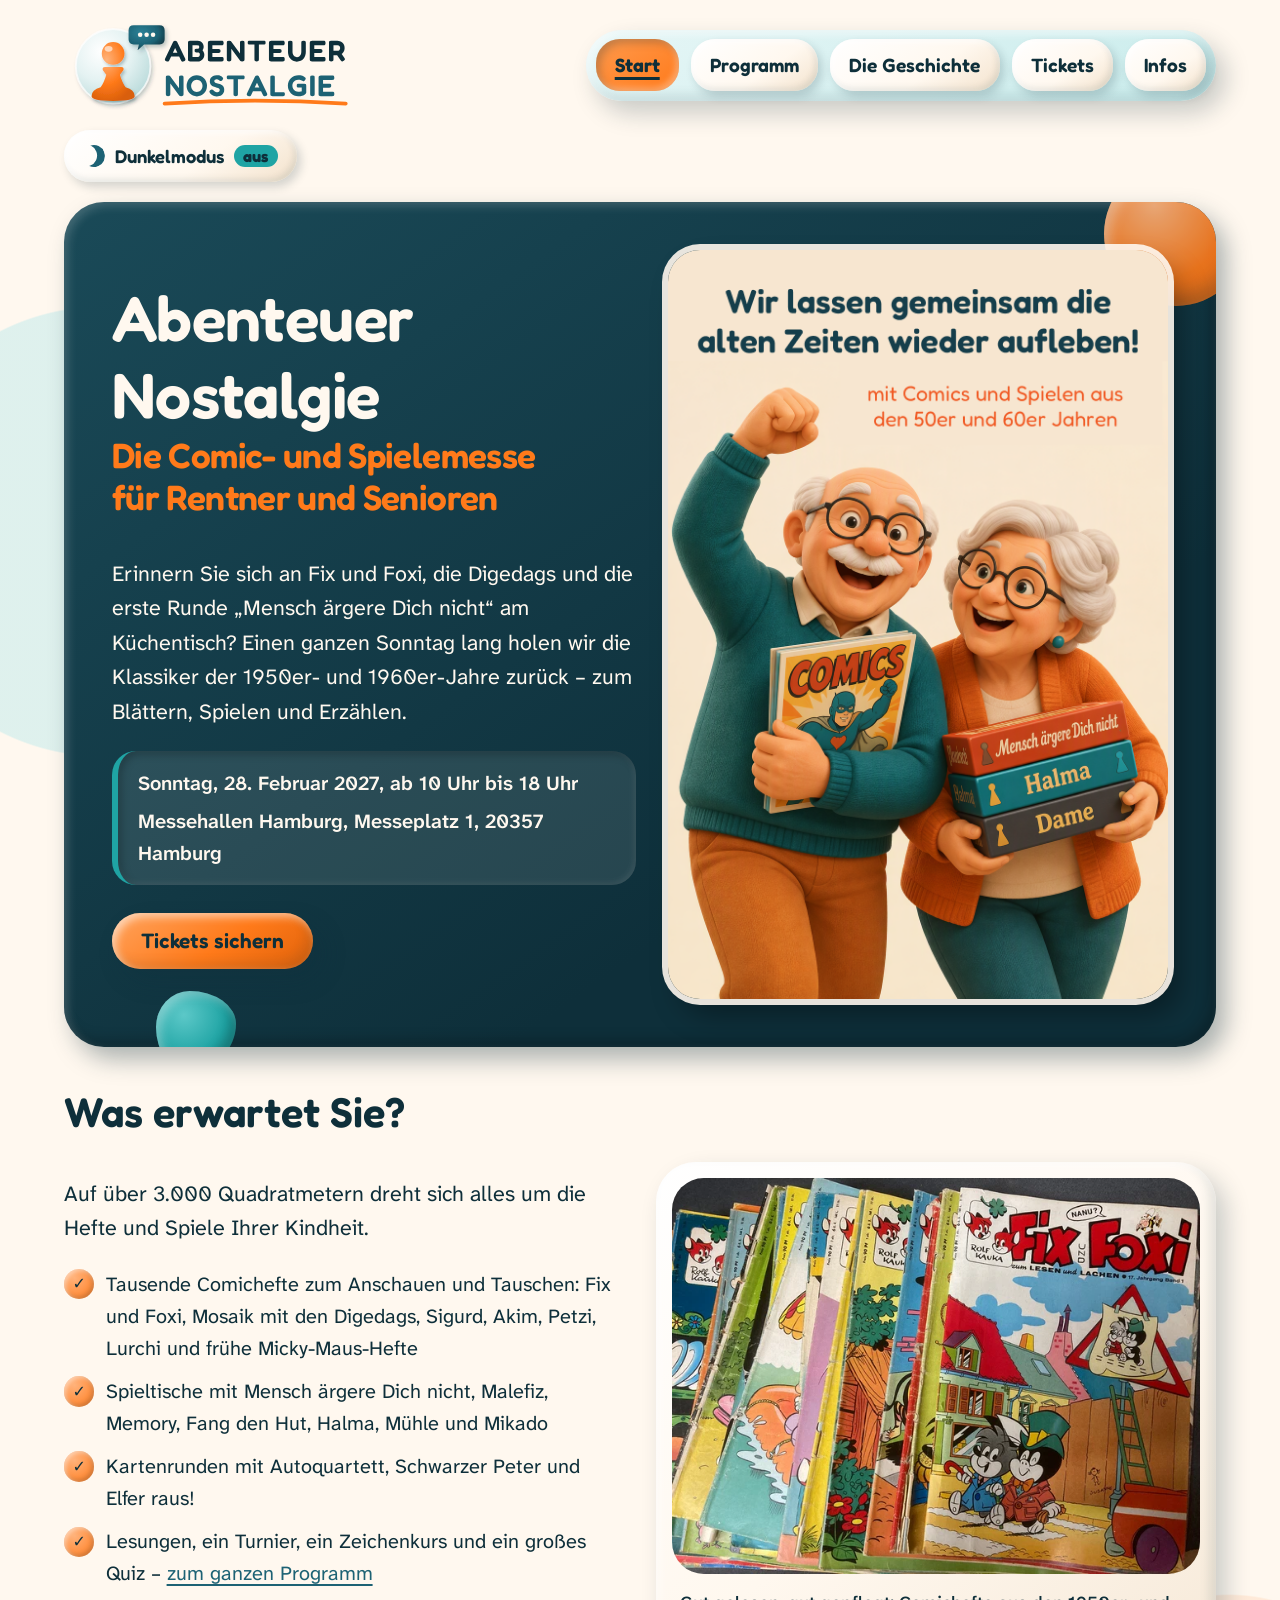
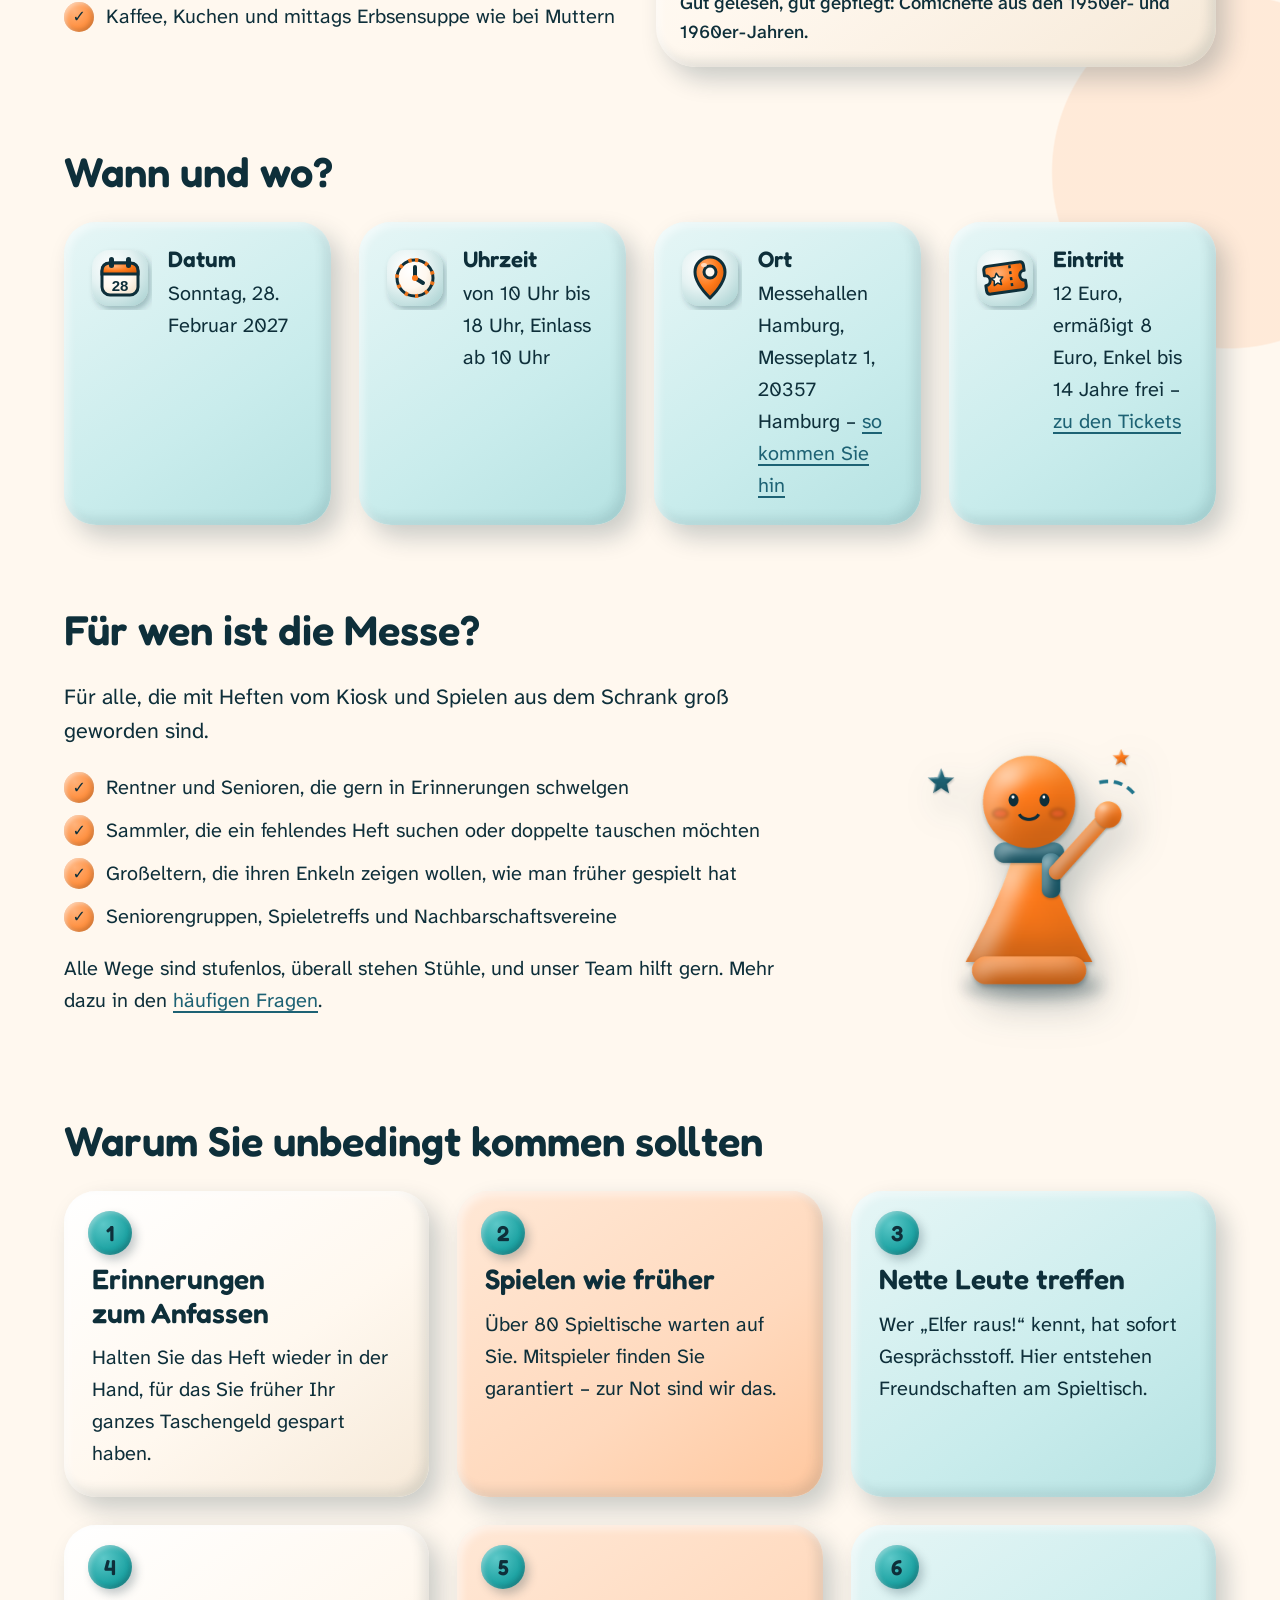
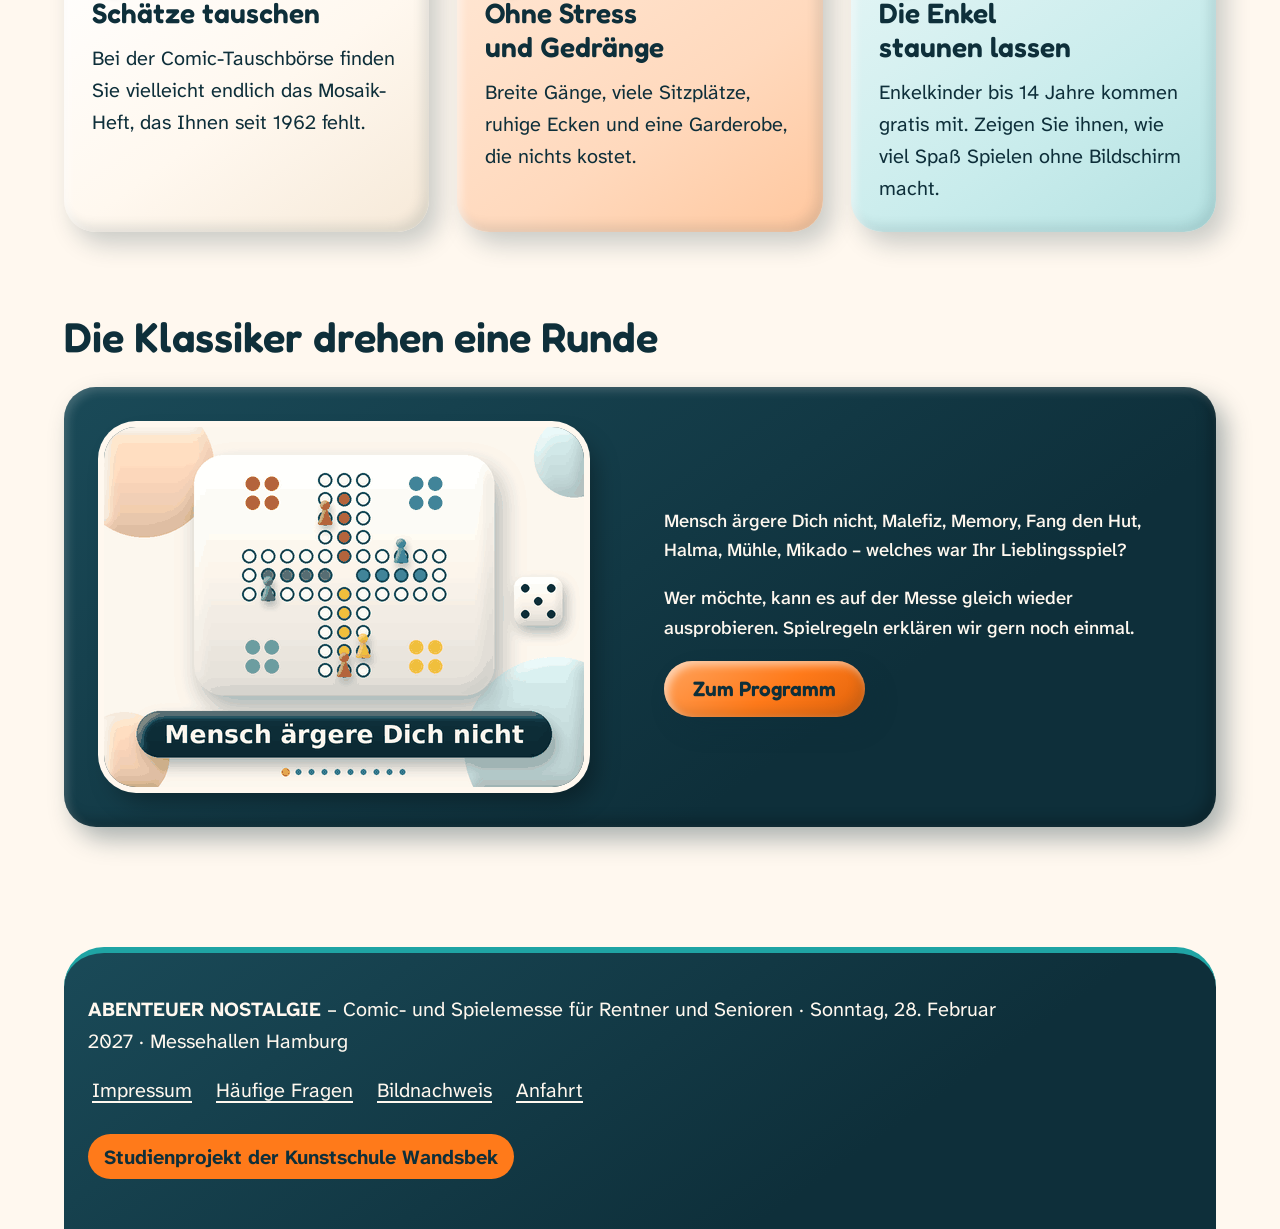
<file: index.html>
<!DOCTYPE html>
<html lang="de">
<head>
  <meta charset="utf-8">
  <meta name="viewport" content="width=device-width, initial-scale=1">
  <title>Abenteuer Nostalgie – Comic- und Spielemesse 2027</title>
  <meta name="description" content="Die Messe für Rentner und Senioren: Comics und Spiele der 1950er und 1960er. Sonntag, 28. Februar 2027, 10 bis 18 Uhr, Messehallen Hamburg.">
  <!-- Open Graph (nur Startseite). WICHTIG: og:image braucht nach dem Hochladen eine
       absolute URL, z. B. https://www.ihre-domain.de/images/og-vorschau.jpg -->
  <meta property="og:type" content="website">
  <meta property="og:locale" content="de_DE">
  <meta property="og:title" content="Abenteuer Nostalgie – Comic- und Spielemesse für Senioren">
  <meta property="og:description" content="Fix und Foxi, Mosaik, Mensch ärgere Dich nicht: Die Messe für alle, die mit diesen Klassikern groß geworden sind. 28. Februar 2027, Messehallen Hamburg.">
  <meta property="og:image" content="images/og-vorschau.jpg">
  <!-- Strukturierte Daten für Suchmaschinen (schema.org, Typ Event). Das ist kein
       ausführbares JavaScript, sondern reine Daten; es wird nichts nachgeladen. -->
  <script type="application/ld+json">
  {
    "@context": "https://schema.org",
    "@type": "Event",
    "name": "ABENTEUER NOSTALGIE – Comic- und Spielemesse für Rentner und Senioren",
    "description": "Deutschsprachige Comics und Gesellschaftsspiele der 1950er- und 1960er-Jahre zum Blättern, Spielen und Tauschen. Studienprojekt der Kunstschule Wandsbek, keine echte Veranstaltung.",
    "startDate": "2027-02-28T10:00:00+01:00",
    "endDate": "2027-02-28T18:00:00+01:00",
    "eventStatus": "https://schema.org/EventScheduled",
    "eventAttendanceMode": "https://schema.org/OfflineEventAttendanceMode",
    "inLanguage": "de",
    "location": {
      "@type": "Place",
      "name": "Messehallen Hamburg",
      "address": {
        "@type": "PostalAddress",
        "streetAddress": "Messeplatz 1",
        "postalCode": "20357",
        "addressLocality": "Hamburg",
        "addressCountry": "DE"
      }
    },
    "organizer": {
      "@type": "Organization",
      "name": "Kunstschule Wandsbek (Studienprojekt)"
    },
    "offers": [
      { "@type": "Offer", "name": "Tageskarte", "price": "12.00", "priceCurrency": "EUR" },
      { "@type": "Offer", "name": "Ermäßigt", "price": "8.00", "priceCurrency": "EUR" },
      { "@type": "Offer", "name": "Enkelkinder bis 14 Jahre", "price": "0.00", "priceCurrency": "EUR" }
    ]
  }
  </script>
  <meta name="theme-color" content="#0E2F3A">
  <link rel="icon" type="image/svg+xml" href="images/favicon.svg">
  <link rel="apple-touch-icon" href="images/apple-touch-icon.png">
  <link rel="stylesheet" href="css/style.css">
  <script src="js/main.js" defer></script>
</head>
<body>
  <a class="skip-link" href="#inhalt">Zum Inhalt springen</a>

  <header class="kopf">
    <div class="rahmen kopf__innen">
      <a class="logo" href="index.html"><img src="images/logo.svg" alt="Abenteuer Nostalgie – zur Startseite" width="447" height="140"></a>
      <nav class="hauptnavigation" aria-label="Hauptnavigation">
        <ul>
          <li><a href="index.html" aria-current="page">Start</a></li>
          <li><a href="programm.html">Programm</a></li>
          <li><a href="story.html">Die Geschichte</a></li>
          <li><a href="tickets.html">Tickets</a></li>
          <li><a href="infos.html">Infos</a></li>
        </ul>
      </nav>
    </div>
  </header>

  <main id="inhalt" class="rahmen">
    <section class="hero clay clay--dunkel deko-blobs" aria-labelledby="titel">
      <div class="hero__inhalt">
        <div class="hero__text">
          <h1 id="titel">Abenteuer Nostalgie <span>Die Comic- und Spielemesse für Rentner und Senioren</span></h1>
          <p>Erinnern Sie sich an Fix und Foxi, die Digedags und die erste Runde „Mensch ärgere Dich nicht“ am Küchentisch? Einen ganzen Sonntag lang holen wir die Klassiker der 1950er- und 1960er-Jahre zurück – zum Blättern, Spielen und Erzählen.</p>
          <ul class="hero__daten">
            <li><time datetime="2027-02-28T10:00">Sonntag, 28. Februar 2027, ab 10 Uhr</time> bis <time datetime="2027-02-28T18:00">18 Uhr</time></li>
            <li>Messehallen Hamburg, Messeplatz 1, 20357 Hamburg</li>
          </ul>
          <a class="knopf" href="tickets.html">Tickets sichern</a>
        </div>
        <div class="hero__bild">
          <img src="images/hero-senioren-messe.webp" alt="Fröhliche ältere Menschen sitzen an einem langen Tisch, spielen Brettspiele und blättern in alten Comicheften" width="1600" height="900" fetchpriority="high">
        </div>
      </div>
    </section>

    <section class="abschnitt" aria-labelledby="erwartet">
      <h2 id="erwartet">Was erwartet Sie?</h2>
      <div class="zweispaltig">
        <div>
          <p class="abschnitt__einleitung">Auf über 3.000 Quadratmetern dreht sich alles um die Hefte und Spiele Ihrer Kindheit.</p>
          <ul class="haken-liste">
            <li>Tausende Comichefte zum Anschauen und Tauschen: Fix und Foxi, Mosaik mit den Digedags, Sigurd, Akim, Petzi, Lurchi und frühe Micky-Maus-Hefte</li>
            <li>Spieltische mit Mensch ärgere Dich nicht, Malefiz, Memory, Fang den Hut, Halma, Mühle und Mikado</li>
            <li>Kartenrunden mit Autoquartett, Schwarzer Peter und Elfer raus!</li>
            <li>Lesungen, ein Turnier, ein Zeichenkurs und ein großes Quiz – <a href="programm.html">zum ganzen Programm</a></li>
            <li>Kaffee, Kuchen und mittags Erbsensuppe wie bei Muttern</li>
          </ul>
        </div>
        <figure class="abbildung clay">
          <img src="images/comic-stapel.jpg" alt="Ein hoher Stapel alter, abgegriffener Comichefte mit bunten Titelbildern auf einem Holztisch" width="1200" height="800" loading="lazy" decoding="async">
          <figcaption>Gut gelesen, gut gepflegt: Comichefte aus den 1950er- und 1960er-Jahren.</figcaption>
        </figure>
      </div>
    </section>

    <section class="abschnitt" aria-labelledby="wannwo">
      <h2 id="wannwo">Wann und wo?</h2>
      <ul class="raster fakten">
        <li class="fakt clay clay--petrol">
          <img src="images/icon-kalender.svg" alt="" width="64" height="64" loading="lazy" decoding="async">
          <div>
            <h3>Datum</h3>
            <p><time datetime="2027-02-28">Sonntag, 28. Februar 2027</time></p>
          </div>
        </li>
        <li class="fakt clay clay--petrol">
          <img src="images/icon-uhr.svg" alt="" width="64" height="64" loading="lazy" decoding="async">
          <div>
            <h3>Uhrzeit</h3>
            <p>von <time datetime="2027-02-28T10:00">10 Uhr</time> bis <time datetime="2027-02-28T18:00">18 Uhr</time>, Einlass ab 10 Uhr</p>
          </div>
        </li>
        <li class="fakt clay clay--petrol">
          <img src="images/icon-ort.svg" alt="" width="64" height="64" loading="lazy" decoding="async">
          <div>
            <h3>Ort</h3>
            <p>Messehallen Hamburg, Messeplatz 1, 20357 Hamburg – <a href="infos.html#anfahrt">so kommen Sie hin</a></p>
          </div>
        </li>
        <li class="fakt clay clay--petrol">
          <img src="images/icon-ticket.svg" alt="" width="64" height="64" loading="lazy" decoding="async">
          <div>
            <h3>Eintritt</h3>
            <p>12 Euro, ermäßigt 8 Euro, Enkel bis 14 Jahre frei – <a href="tickets.html">zu den Tickets</a></p>
          </div>
        </li>
      </ul>
    </section>

    <section class="abschnitt" aria-labelledby="fuerwen">
      <h2 id="fuerwen">Für wen ist die Messe?</h2>
      <div class="zweispaltig zweispaltig--schmal">
        <div>
          <p class="abschnitt__einleitung">Für alle, die mit Heften vom Kiosk und Spielen aus dem Schrank groß geworden sind.</p>
          <ul class="haken-liste">
            <li>Rentner und Senioren, die gern in Erinnerungen schwelgen</li>
            <li>Sammler, die ein fehlendes Heft suchen oder doppelte tauschen möchten</li>
            <li>Großeltern, die ihren Enkeln zeigen wollen, wie man früher gespielt hat</li>
            <li>Seniorengruppen, Spieletreffs und Nachbarschaftsvereine</li>
          </ul>
          <p>Alle Wege sind stufenlos, überall stehen Stühle, und unser Team hilft gern. Mehr dazu in den <a href="infos.html#faq">häufigen Fragen</a>.</p>
        </div>
        <img src="images/maskottchen-spielfigur.png" alt="Unser Maskottchen: eine freundlich lächelnde orangefarbene Spielfigur aus Knete, die zum Gruß winkt" width="800" height="800" loading="lazy" decoding="async" class="maskottchen">
      </div>
    </section>

    <section class="abschnitt" aria-labelledby="gruende">
      <h2 id="gruende">Warum Sie unbedingt kommen sollten</h2>
      <ul class="raster gruende">
        <li class="grund karte clay">
          <h3>Erinnerungen zum Anfassen</h3>
          <p>Halten Sie das Heft wieder in der Hand, für das Sie früher Ihr ganzes Taschengeld gespart haben.</p>
        </li>
        <li class="grund karte clay clay--orange">
          <h3>Spielen wie früher</h3>
          <p>Über 80 Spieltische warten auf Sie. Mitspieler finden Sie garantiert – zur Not sind wir das.</p>
        </li>
        <li class="grund karte clay clay--petrol">
          <h3>Nette Leute treffen</h3>
          <p>Wer „Elfer raus!“ kennt, hat sofort Gesprächsstoff. Hier entstehen Freundschaften am Spieltisch.</p>
        </li>
        <li class="grund karte clay">
          <h3>Schätze tauschen</h3>
          <p>Bei der Comic-Tauschbörse finden Sie vielleicht endlich das Mosaik-Heft, das Ihnen seit 1962 fehlt.</p>
        </li>
        <li class="grund karte clay clay--orange">
          <h3>Ohne Stress und Gedränge</h3>
          <p>Breite Gänge, viele Sitzplätze, ruhige Ecken und eine Garderobe, die nichts kostet.</p>
        </li>
        <li class="grund karte clay clay--petrol">
          <h3>Die Enkel staunen lassen</h3>
          <p>Enkelkinder bis 14 Jahre kommen gratis mit. Zeigen Sie ihnen, wie viel Spaß Spielen ohne Bildschirm macht.</p>
        </li>
      </ul>
    </section>

    <section class="abschnitt" aria-labelledby="karussell">
      <h2 id="karussell">Die Klassiker drehen eine Runde</h2>
      <figure class="karussell clay clay--dunkel">
        <picture>
          <source media="(prefers-reduced-motion: reduce)" srcset="images/spiele-karussell-standbild.webp" type="image/webp" width="480" height="360">
          <img src="images/spiele-karussell.gif" alt="Animation: Nacheinander erscheinen Mensch ärgere Dich nicht, Malefiz, Memory, Halma und Mikado als bunte Spielschachteln" width="480" height="360" loading="lazy" decoding="async">
        </picture>
        <figcaption>
          <p>Mensch ärgere Dich nicht, Malefiz, Memory, Fang den Hut, Halma, Mühle, Mikado – welches war Ihr Lieblingsspiel?</p>
          <p>Wer möchte, kann es auf der Messe gleich wieder ausprobieren. Spielregeln erklären wir gern noch einmal.</p>
          <a class="knopf" href="programm.html">Zum Programm</a>
        </figcaption>
      </figure>
    </section>

  </main>

  <footer class="fuss rahmen">
    <p><strong>ABENTEUER NOSTALGIE</strong> – Comic- und Spielemesse für Rentner und Senioren · Sonntag, 28. Februar 2027 · Messehallen Hamburg</p>
    <ul>
      <li><a href="infos.html#impressum">Impressum</a></li>
      <li><a href="infos.html#faq">Häufige Fragen</a></li>
      <li><a href="infos.html#bildnachweis">Bildnachweis</a></li>
      <li><a href="infos.html#anfahrt">Anfahrt</a></li>
    </ul>
    <p class="studienprojekt">Studienprojekt der Kunstschule Wandsbek</p>
  </footer>
</body>
</html>
</file>
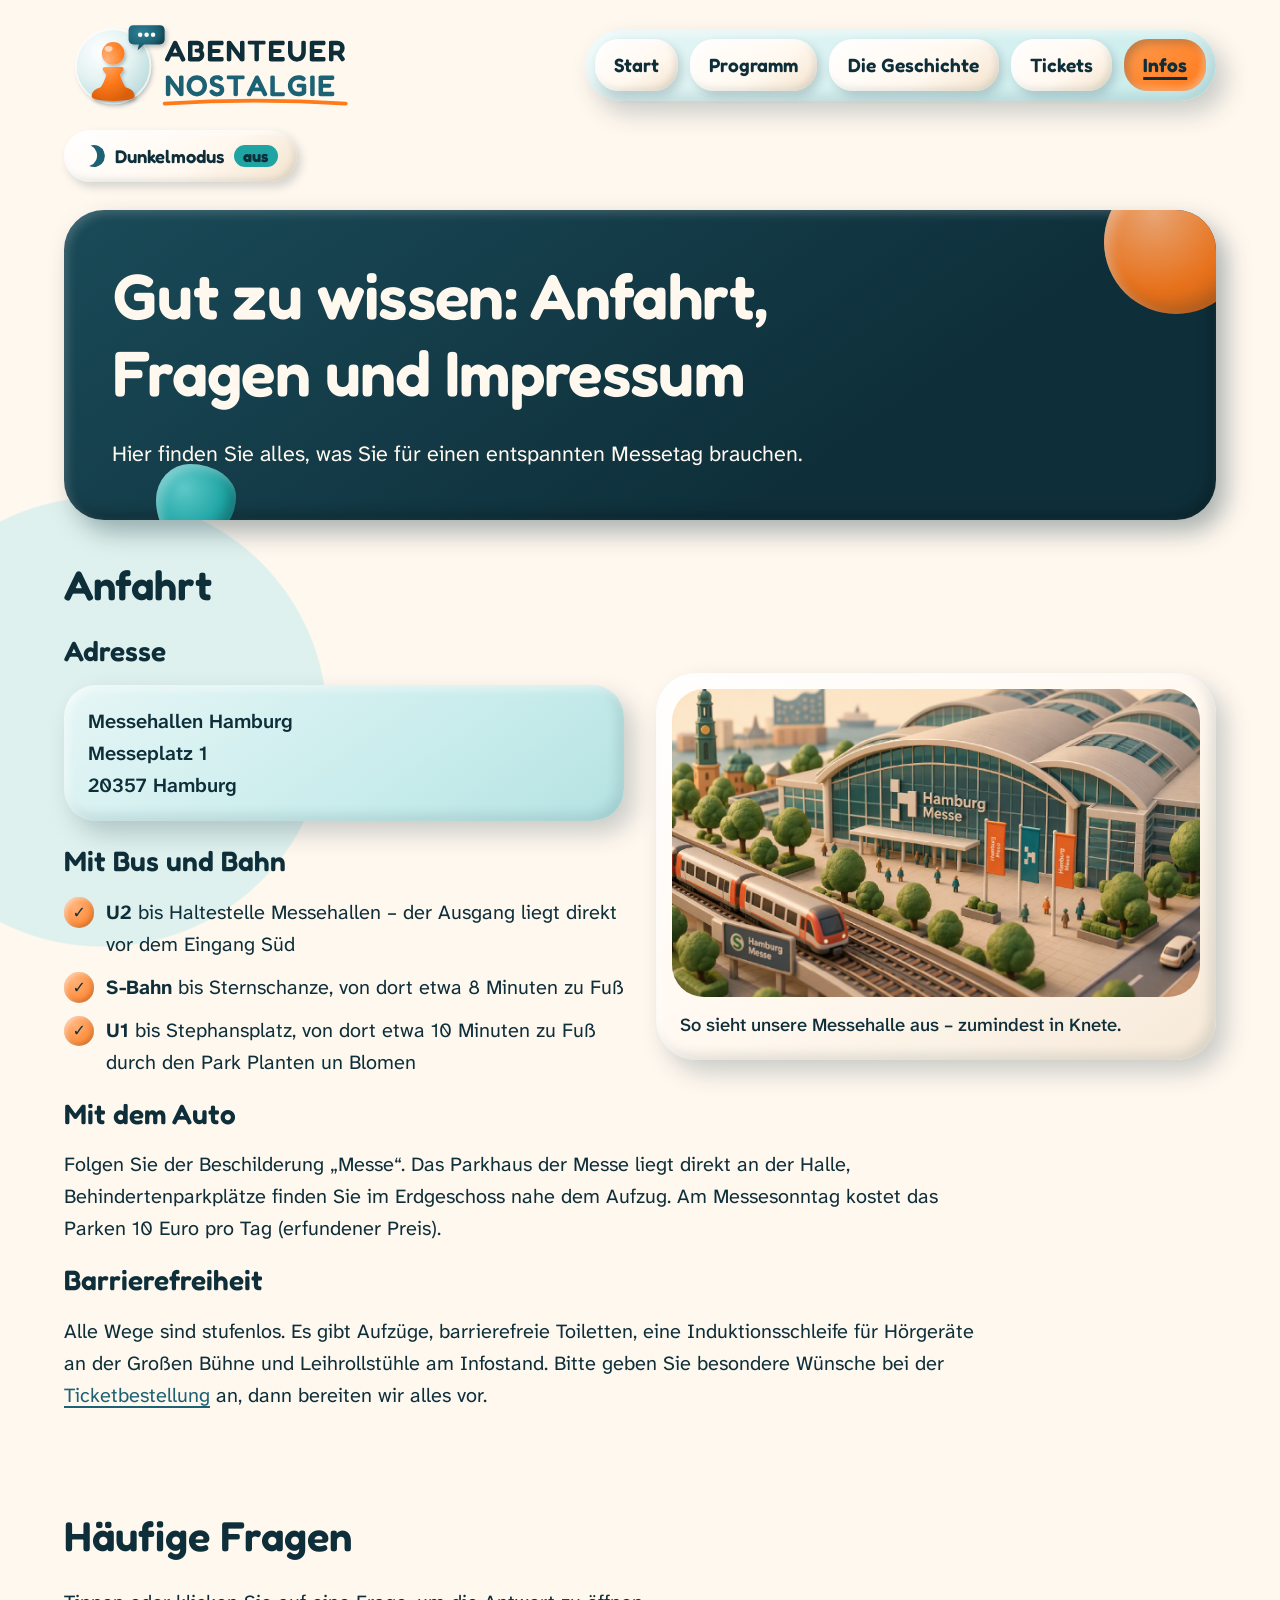
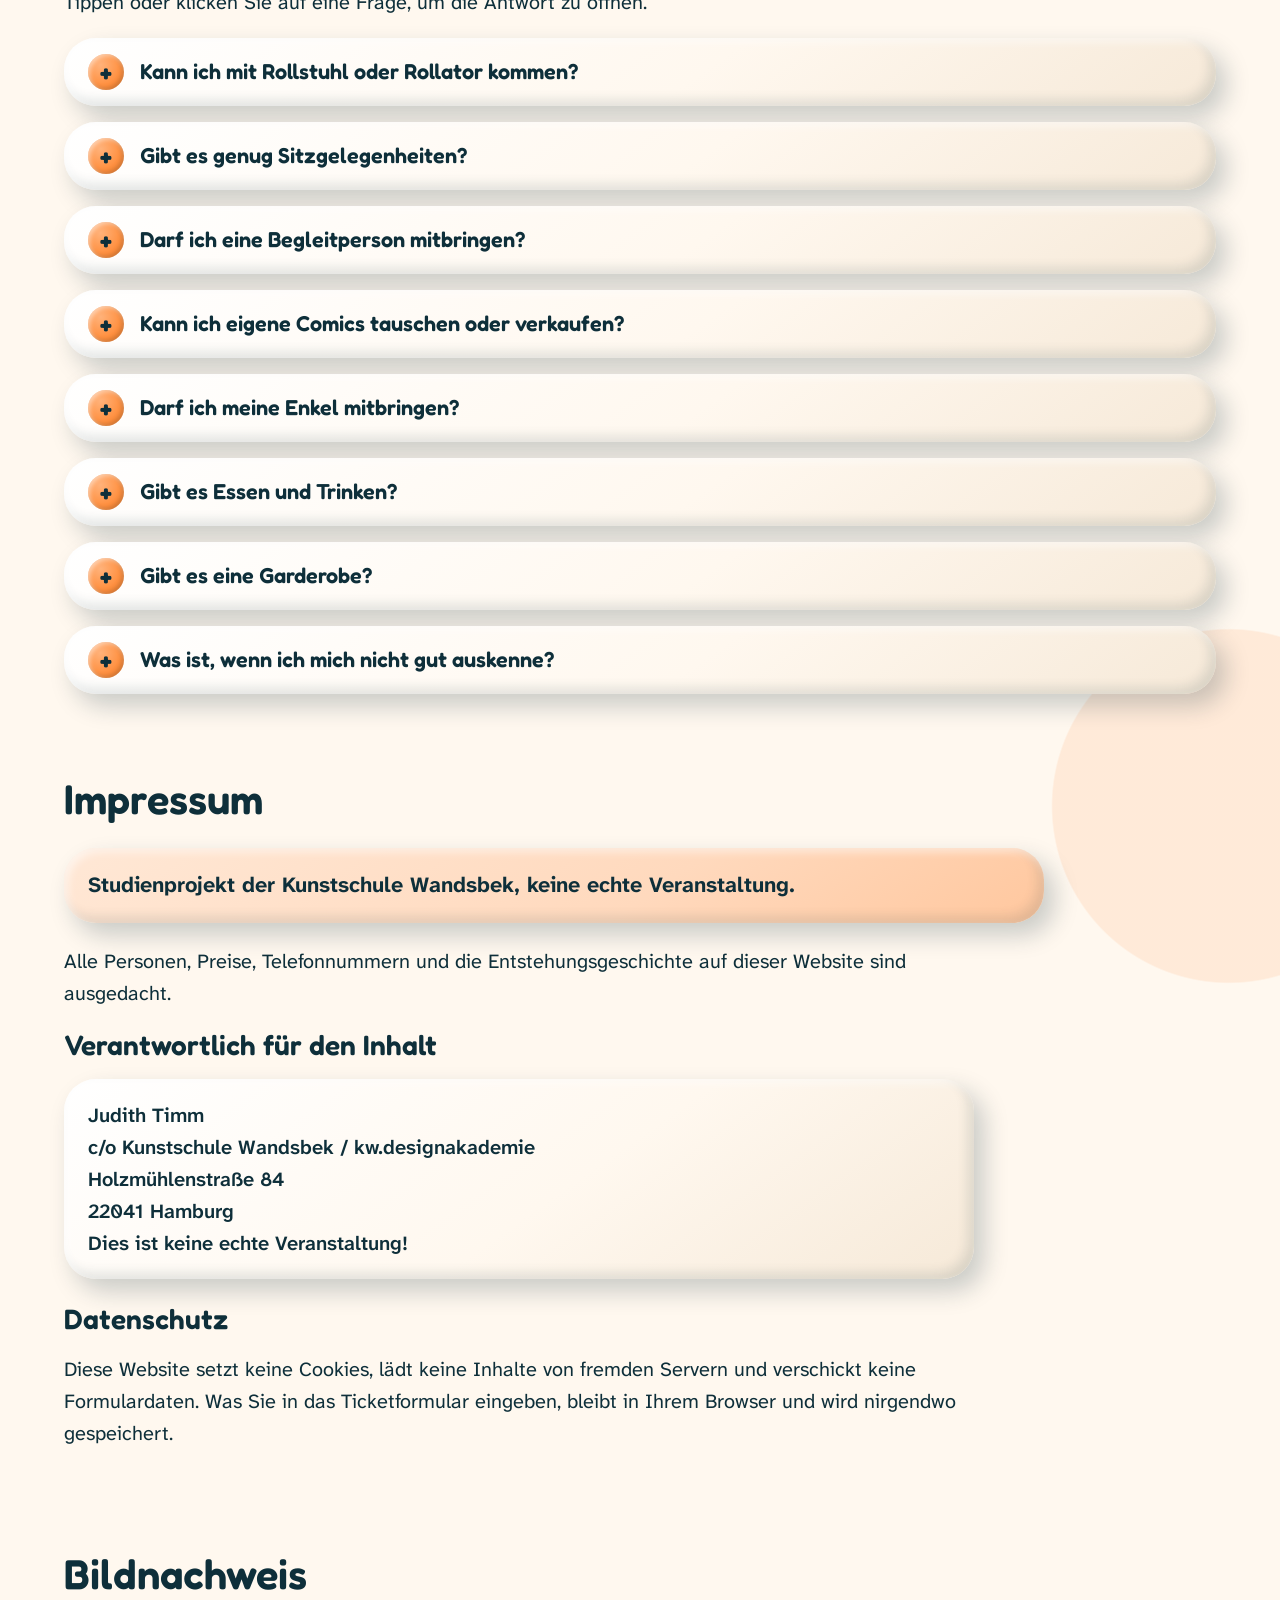
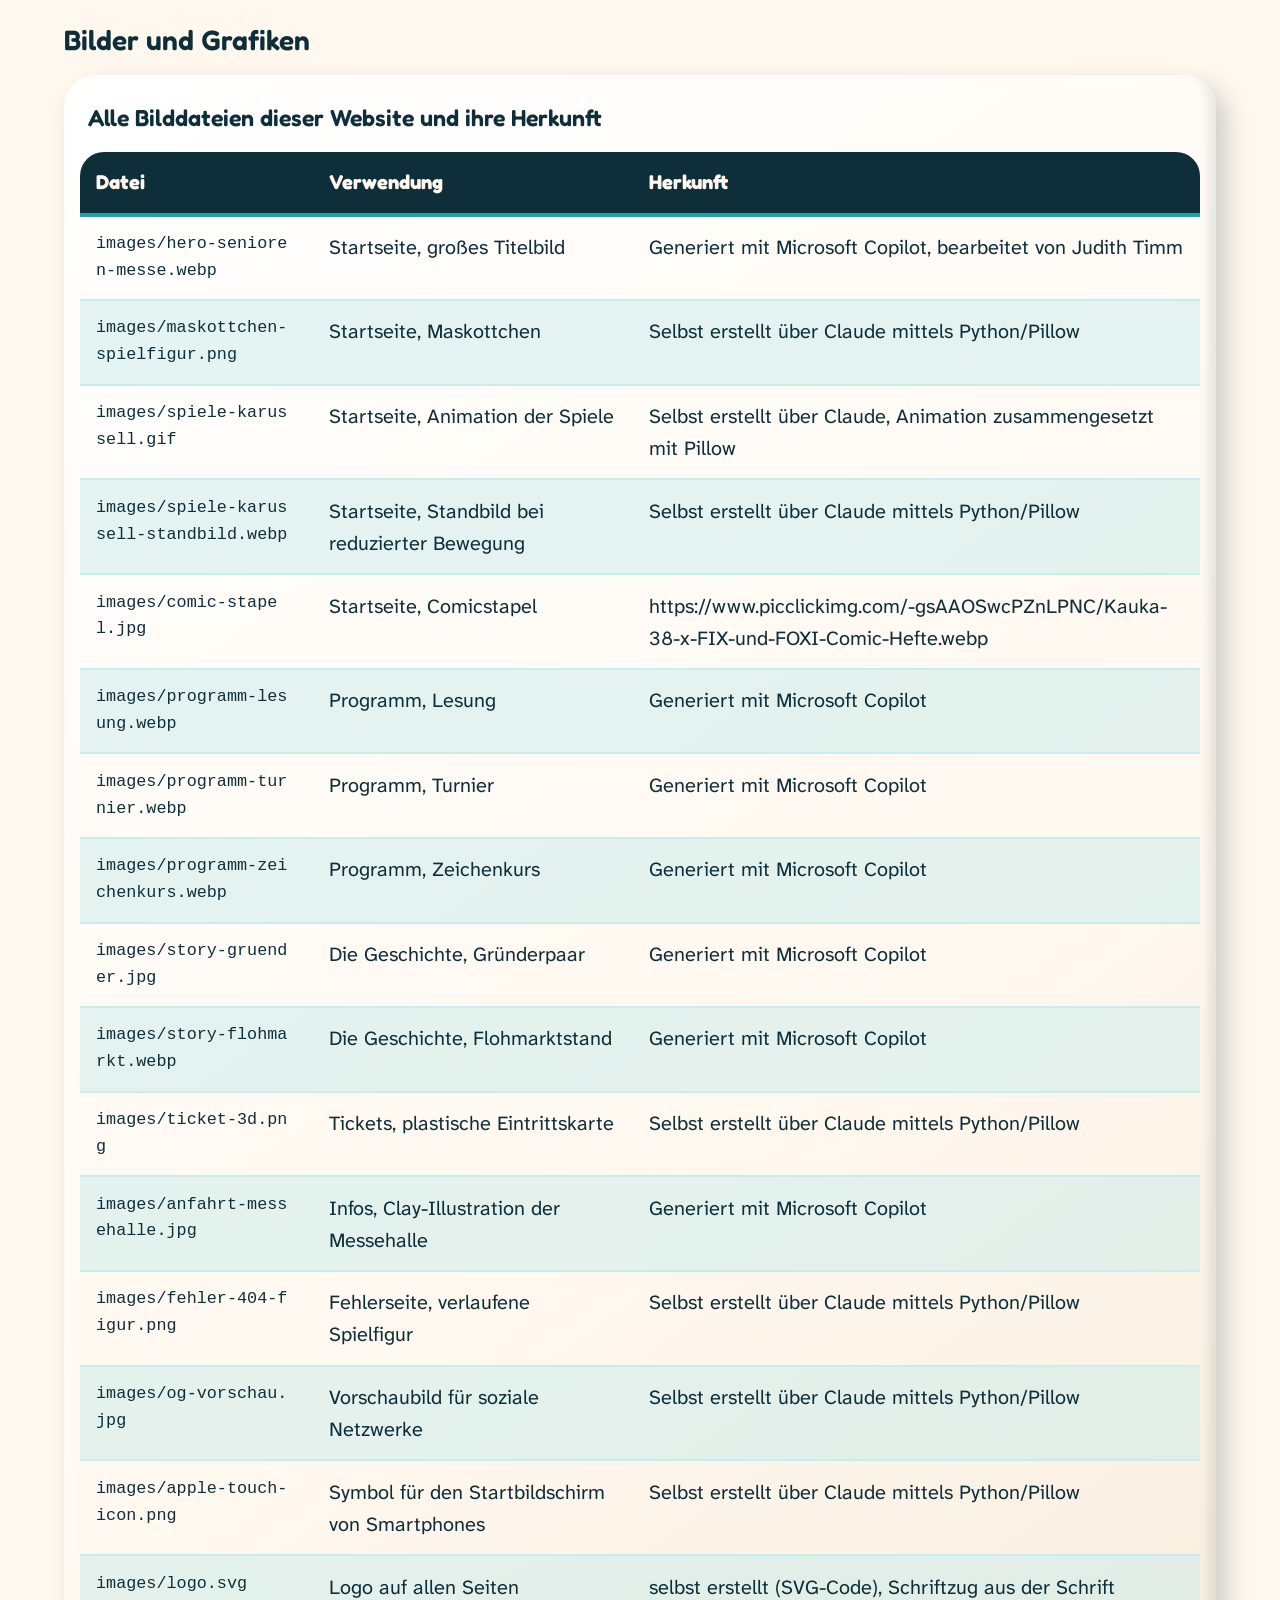
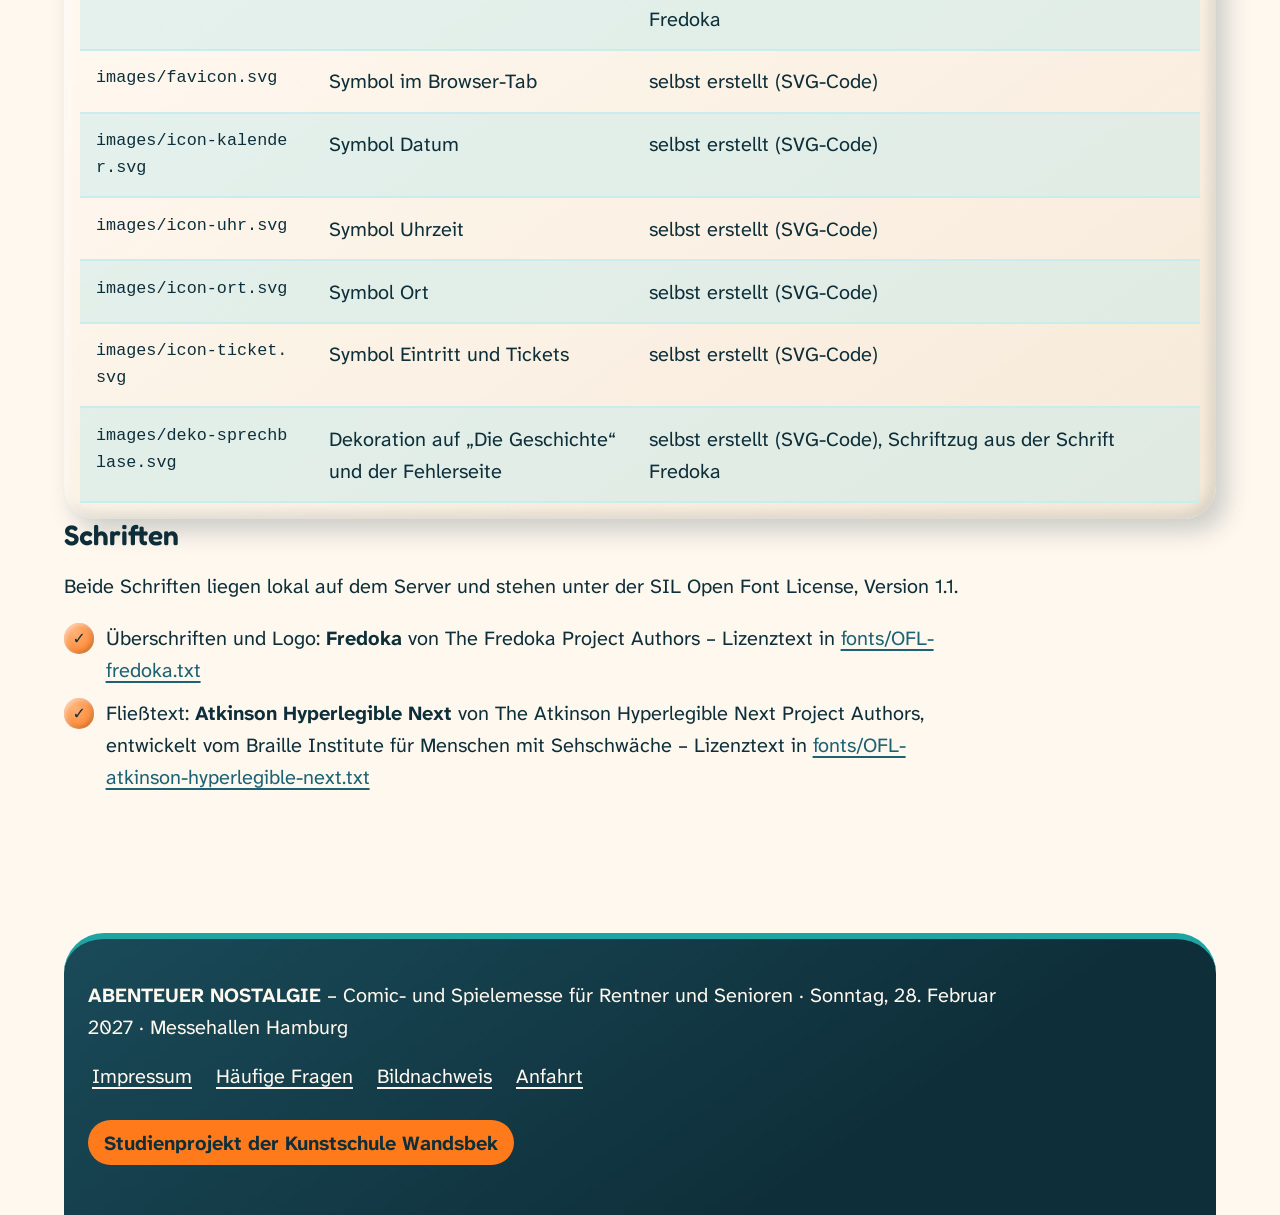
<file: infos.html>
<!DOCTYPE html>
<html lang="de">
<head>
  <meta charset="utf-8">
  <meta name="viewport" content="width=device-width, initial-scale=1">
  <title>Anfahrt, FAQ und Impressum | Abenteuer Nostalgie</title>
  <meta name="description" content="Anfahrt zu den Messehallen Hamburg mit Bus, Bahn und Auto, Barrierefreiheit, Antworten auf häufige Fragen, Impressum und Bildnachweis.">
  <meta name="theme-color" content="#0E2F3A">
  <link rel="icon" type="image/svg+xml" href="images/favicon.svg">
  <link rel="apple-touch-icon" href="images/apple-touch-icon.png">
  <link rel="stylesheet" href="css/style.css">
  <script src="js/main.js" defer></script>
</head>
<body>
  <a class="skip-link" href="#inhalt">Zum Inhalt springen</a>

  <header class="kopf">
    <div class="rahmen kopf__innen">
      <a class="logo" href="index.html"><img src="images/logo.svg" alt="Abenteuer Nostalgie – zur Startseite" width="447" height="140"></a>
      <nav class="hauptnavigation" aria-label="Hauptnavigation">
        <ul>
          <li><a href="index.html">Start</a></li>
          <li><a href="programm.html">Programm</a></li>
          <li><a href="story.html">Die Geschichte</a></li>
          <li><a href="tickets.html">Tickets</a></li>
          <li><a href="infos.html" aria-current="page">Infos</a></li>
        </ul>
      </nav>
    </div>
  </header>

  <main id="inhalt" class="rahmen">
    <section class="seitenkopf clay clay--dunkel deko-blobs" aria-labelledby="titel">
      <h1 id="titel">Gut zu wissen: Anfahrt, Fragen und Impressum</h1>
      <p>Hier finden Sie alles, was Sie für einen entspannten Messetag brauchen.</p>
    </section>

    <section id="anfahrt" class="abschnitt" aria-labelledby="anfahrt-titel">
      <h2 id="anfahrt-titel">Anfahrt</h2>
      <div class="zweispaltig">
        <div>
          <h3>Adresse</h3>
          <address class="clay clay--petrol">
            Messehallen Hamburg<br>
            Messeplatz 1<br>
            20357 Hamburg
          </address>
          <h3>Mit Bus und Bahn</h3>
          <ul class="haken-liste">
            <li><strong>U2</strong> bis Haltestelle Messehallen – der Ausgang liegt direkt vor dem Eingang Süd</li>
            <li><strong>S-Bahn</strong> bis Sternschanze, von dort etwa 8 Minuten zu Fuß</li>
            <li><strong>U1</strong> bis Stephansplatz, von dort etwa 10 Minuten zu Fuß durch den Park Planten un Blomen</li>
          </ul>
        </div>
        <figure class="abbildung clay">
          <img src="images/anfahrt-messehalle.jpg" alt="Clay-Illustration der Messehalle: ein rundliches Gebäude in Petrol mit orangefarbenem Dach, davor eine U-Bahn und kleine Figuren mit Rollator" width="1200" height="700" loading="lazy" decoding="async">
          <figcaption>So sieht unsere Messehalle aus – zumindest in Knete.</figcaption>
        </figure>
      </div>
      <h3>Mit dem Auto</h3>
      <p>Folgen Sie der Beschilderung „Messe“. Das Parkhaus der Messe liegt direkt an der Halle, Behindertenparkplätze finden Sie im Erdgeschoss nahe dem Aufzug. Am Messesonntag kostet das Parken 10 Euro pro Tag (erfundener Preis).</p>
      <h3>Barrierefreiheit</h3>
      <p>Alle Wege sind stufenlos. Es gibt Aufzüge, barrierefreie Toiletten, eine Induktionsschleife für Hörgeräte an der Großen Bühne und Leihrollstühle am Infostand. Bitte geben Sie besondere Wünsche bei der <a href="tickets.html#bestellung">Ticketbestellung</a> an, dann bereiten wir alles vor.</p>
    </section>

    <section id="faq" class="abschnitt" aria-labelledby="faq-titel">
      <h2 id="faq-titel">Häufige Fragen</h2>
      <p>Tippen oder klicken Sie auf eine Frage, um die Antwort zu öffnen.</p>
      <div class="faq">
        <details>
          <summary>Kann ich mit Rollstuhl oder Rollator kommen?</summary>
          <p>Ja, sehr gern. Alle Hallen sind stufenlos erreichbar, die Gänge sind mindestens zwei Meter breit, und es gibt Aufzüge sowie barrierefreie Toiletten. Rollatoren dürfen überall mit hinein.</p>
        </details>
        <details>
          <summary>Gibt es genug Sitzgelegenheiten?</summary>
          <p>Ja. An allen Spieltischen, im Lesecafé, vor den Bühnen und entlang der Gänge stehen Stühle und Bänke. Spätestens alle 20 Meter können Sie sich setzen. Im Ruheraum gibt es bequeme Sessel.</p>
        </details>
        <details>
          <summary>Darf ich eine Begleitperson mitbringen?</summary>
          <p>Natürlich. Begleitpersonen zahlen den ermäßigten Preis von 8 Euro. Wenn in Ihrem Schwerbehindertenausweis das Merkzeichen B steht, hat Ihre Begleitperson freien Eintritt.</p>
        </details>
        <details>
          <summary>Kann ich eigene Comics tauschen oder verkaufen?</summary>
          <p>Tauschen ist ab 16 Uhr bei der Comic-Tauschbörse in Halle B möglich – ganz ohne Anmeldung. Wer verkaufen möchte, kann für 15 Euro einen kleinen Tisch mieten. Bitte melden Sie sich dafür bis zum 31. Januar 2027 an.</p>
        </details>
        <details>
          <summary>Darf ich meine Enkel mitbringen?</summary>
          <p>Unbedingt! Enkelkinder bis 14 Jahre kommen in Ihrer Begleitung kostenlos herein. Für die ganz Kleinen gibt es eine Malecke mit Ausmalbildern von Petzi und Lurchi.</p>
        </details>
        <details>
          <summary>Gibt es Essen und Trinken?</summary>
          <p>Ja. Kaffee, Tee und Kuchen gibt es den ganzen Tag, mittags Erbsensuppe (auch vegetarisch). Eigene Brote und Getränke dürfen Sie gern mitbringen.</p>
        </details>
        <details>
          <summary>Gibt es eine Garderobe?</summary>
          <p>Ja, direkt am Eingang im Foyer Süd. Die Garderobe ist kostenlos, ebenso das Abstellen von Rollatoren und Gehstöcken.</p>
        </details>
        <details>
          <summary>Was ist, wenn ich mich nicht gut auskenne?</summary>
          <p>Unser Team trägt orangefarbene Westen und hilft Ihnen gern weiter – beim Weg, beim Spiel und beim Kaffee. Am Infostand bekommen Sie außerdem einen Hallenplan in großer Schrift.</p>
        </details>
      </div>
    </section>

    <section id="impressum" class="abschnitt" aria-labelledby="impressum-titel">
      <h2 id="impressum-titel">Impressum</h2>
      <p class="hinweis-box clay clay--orange">Studienprojekt der Kunstschule Wandsbek, keine echte Veranstaltung.</p>
      <p>Alle Personen, Preise, Telefonnummern und die Entstehungsgeschichte auf dieser Website sind ausgedacht.</p>
      <h3>Verantwortlich für den Inhalt</h3>
      <address class="clay">
        Judith Timm<br>
        c/o Kunstschule Wandsbek / kw.designakademie<br>
        Holzmühlenstraße 84<br>
        22041 Hamburg<br>
        Dies ist keine echte Veranstaltung!</span>
      </address>
      <h3 id="datenschutz">Datenschutz</h3>
      <p>Diese Website setzt keine Cookies, lädt keine Inhalte von fremden Servern und verschickt keine Formulardaten. Was Sie in das Ticketformular eingeben, bleibt in Ihrem Browser und wird nirgendwo gespeichert.</p>
    </section>

    <section id="bildnachweis" class="abschnitt" aria-labelledby="bildnachweis-titel">
      <h2 id="bildnachweis-titel">Bildnachweis</h2>
      <h3>Bilder und Grafiken</h3>
      <div class="tabellen-container clay" tabindex="0" role="region" aria-label="Bildnachweis-Tabelle, seitlich verschiebbar">
        <table class="nachweis-tabelle">
          <caption>Alle Bilddateien dieser Website und ihre Herkunft</caption>
          <thead>
            <tr>
              <th scope="col">Datei</th>
              <th scope="col">Verwendung</th>
              <th scope="col">Herkunft</th>
            </tr>
          </thead>
          <tbody>
            <tr>
                            <td>images/hero-senioren-messe.webp</td>
              <td>Startseite, großes Titelbild</td>
              <td>Generiert mit Microsoft Copilot, bearbeitet von Judith Timm</span></td>
            </tr>
            <tr>
              <td>images/maskottchen-spielfigur.png</td>
              <td>Startseite, Maskottchen</td>
              <td>Selbst erstellt über Claude mittels Python/Pillow</span></td>
            </tr>
            <tr>
              <td>images/spiele-karussell.gif</td>
              <td>Startseite, Animation der Spiele</td>
              <td>Selbst erstellt über Claude, Animation zusammengesetzt mit Pillow</td>
            </tr>
            <tr>
              <td>images/spiele-karussell-standbild.webp</td>
              <td>Startseite, Standbild bei reduzierter Bewegung</td>
              <td>Selbst erstellt über Claude mittels Python/Pillow</td>
            </tr>
            <tr>
              <td>images/comic-stapel.jpg</td>
              <td>Startseite, Comicstapel</td>
              <td>https://www.picclickimg.com/-gsAAOSwcPZnLPNC/Kauka-38-x-FIX-und-FOXI-Comic-Hefte.webp</td>
            </tr>
            <tr>
              <td>images/programm-lesung.webp</td>
              <td>Programm, Lesung</td>
              <td>Generiert mit Microsoft Copilot</td>
            </tr>
            <tr>
              <td>images/programm-turnier.webp</td>
              <td>Programm, Turnier</td>
              <td>Generiert mit Microsoft Copilot</td>
            </tr>
            <tr>
              <td>images/programm-zeichenkurs.webp</td>
              <td>Programm, Zeichenkurs</td>
              <td>Generiert mit Microsoft Copilot</td>
            </tr>
            <tr>
              <td>images/story-gruender.jpg</td>
              <td>Die Geschichte, Gründerpaar</td>
              <td>Generiert mit Microsoft Copilot</td>
            </tr>
            <tr>
              <td>images/story-flohmarkt.webp</td>
              <td>Die Geschichte, Flohmarktstand</td>
              <td>Generiert mit Microsoft Copilot</td>
            </tr>
            <tr>
              <td>images/ticket-3d.png</td>
              <td>Tickets, plastische Eintrittskarte</td>
              <td>Selbst erstellt über Claude mittels Python/Pillow</td>
            </tr>
            <tr>
              <td>images/anfahrt-messehalle.jpg</td>
              <td>Infos, Clay-Illustration der Messehalle</td>
              <td>Generiert mit Microsoft Copilot</td>
            </tr>
            <tr>
              <td>images/fehler-404-figur.png</td>
              <td>Fehlerseite, verlaufene Spielfigur</td>
              <td>Selbst erstellt über Claude mittels Python/Pillow</td>
            </tr>
            <tr>
              <td>images/og-vorschau.jpg</td>
              <td>Vorschaubild für soziale Netzwerke</td>
              <td>Selbst erstellt über Claude mittels Python/Pillow</td>
            </tr>
            <tr>
              <td>images/apple-touch-icon.png</td>
              <td>Symbol für den Startbildschirm von Smartphones</td>
              <td>Selbst erstellt über Claude mittels Python/Pillow</td>
            </tr>
            <tr>
              <td>images/logo.svg</td>
              <td>Logo auf allen Seiten</td>
              <td>selbst erstellt (SVG-Code), Schriftzug aus der Schrift Fredoka</td>
            </tr>
            <tr>
              <td>images/favicon.svg</td>
              <td>Symbol im Browser-Tab</td>
              <td>selbst erstellt (SVG-Code)</td>
            </tr>
            <tr>
              <td>images/icon-kalender.svg</td>
              <td>Symbol Datum</td>
              <td>selbst erstellt (SVG-Code)</td>
            </tr>
            <tr>
              <td>images/icon-uhr.svg</td>
              <td>Symbol Uhrzeit</td>
              <td>selbst erstellt (SVG-Code)</td>
            </tr>
            <tr>
              <td>images/icon-ort.svg</td>
              <td>Symbol Ort</td>
              <td>selbst erstellt (SVG-Code)</td>
            </tr>
            <tr>
              <td>images/icon-ticket.svg</td>
              <td>Symbol Eintritt und Tickets</td>
              <td>selbst erstellt (SVG-Code)</td>
            </tr>
            <tr>
              <td>images/deko-sprechblase.svg</td>
              <td>Dekoration auf „Die Geschichte“ und der Fehlerseite</td>
              <td>selbst erstellt (SVG-Code), Schriftzug aus der Schrift Fredoka</td>
            </tr>
          </tbody>
        </table>
      </div>
      <h3>Schriften</h3>
      <p>Beide Schriften liegen lokal auf dem Server und stehen unter der SIL Open Font License, Version 1.1.</p>
      <ul class="haken-liste">
        <li>Überschriften und Logo: <strong>Fredoka</strong> von The Fredoka Project Authors – Lizenztext in <a href="fonts/OFL-fredoka.txt">fonts/OFL-fredoka.txt</a></li>
        <li>Fließtext: <strong>Atkinson Hyperlegible Next</strong> von The Atkinson Hyperlegible Next Project Authors, entwickelt vom Braille Institute für Menschen mit Sehschwäche – Lizenztext in <a href="fonts/OFL-atkinson-hyperlegible-next.txt">fonts/OFL-atkinson-hyperlegible-next.txt</a></li>
      </ul>
    </section>

  </main>

  <footer class="fuss rahmen">
    <p><strong>ABENTEUER NOSTALGIE</strong> – Comic- und Spielemesse für Rentner und Senioren · Sonntag, 28. Februar 2027 · Messehallen Hamburg</p>
    <ul>
      <li><a href="infos.html#impressum">Impressum</a></li>
      <li><a href="infos.html#faq">Häufige Fragen</a></li>
      <li><a href="infos.html#bildnachweis">Bildnachweis</a></li>
      <li><a href="infos.html#anfahrt">Anfahrt</a></li>
    </ul>
    <p class="studienprojekt">Studienprojekt der Kunstschule Wandsbek</p>
  </footer>
</body>
</html>
</file>
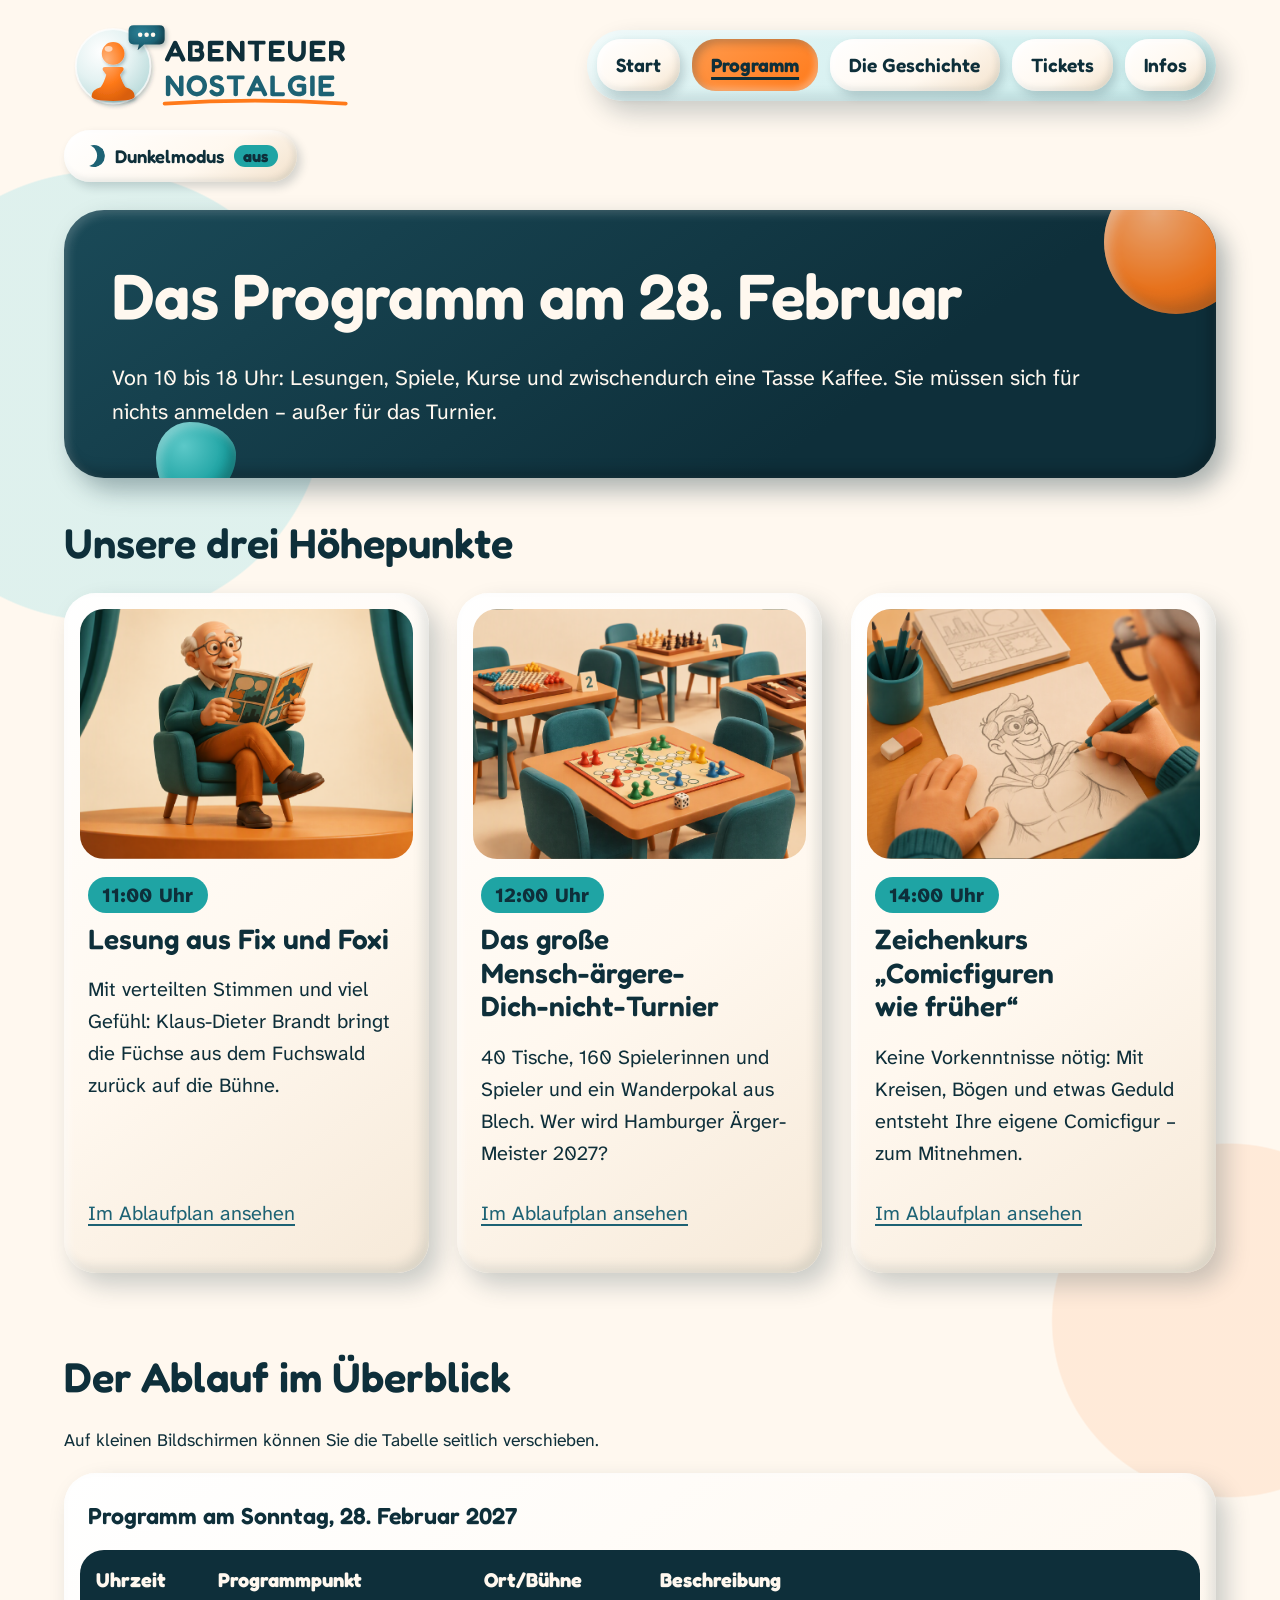
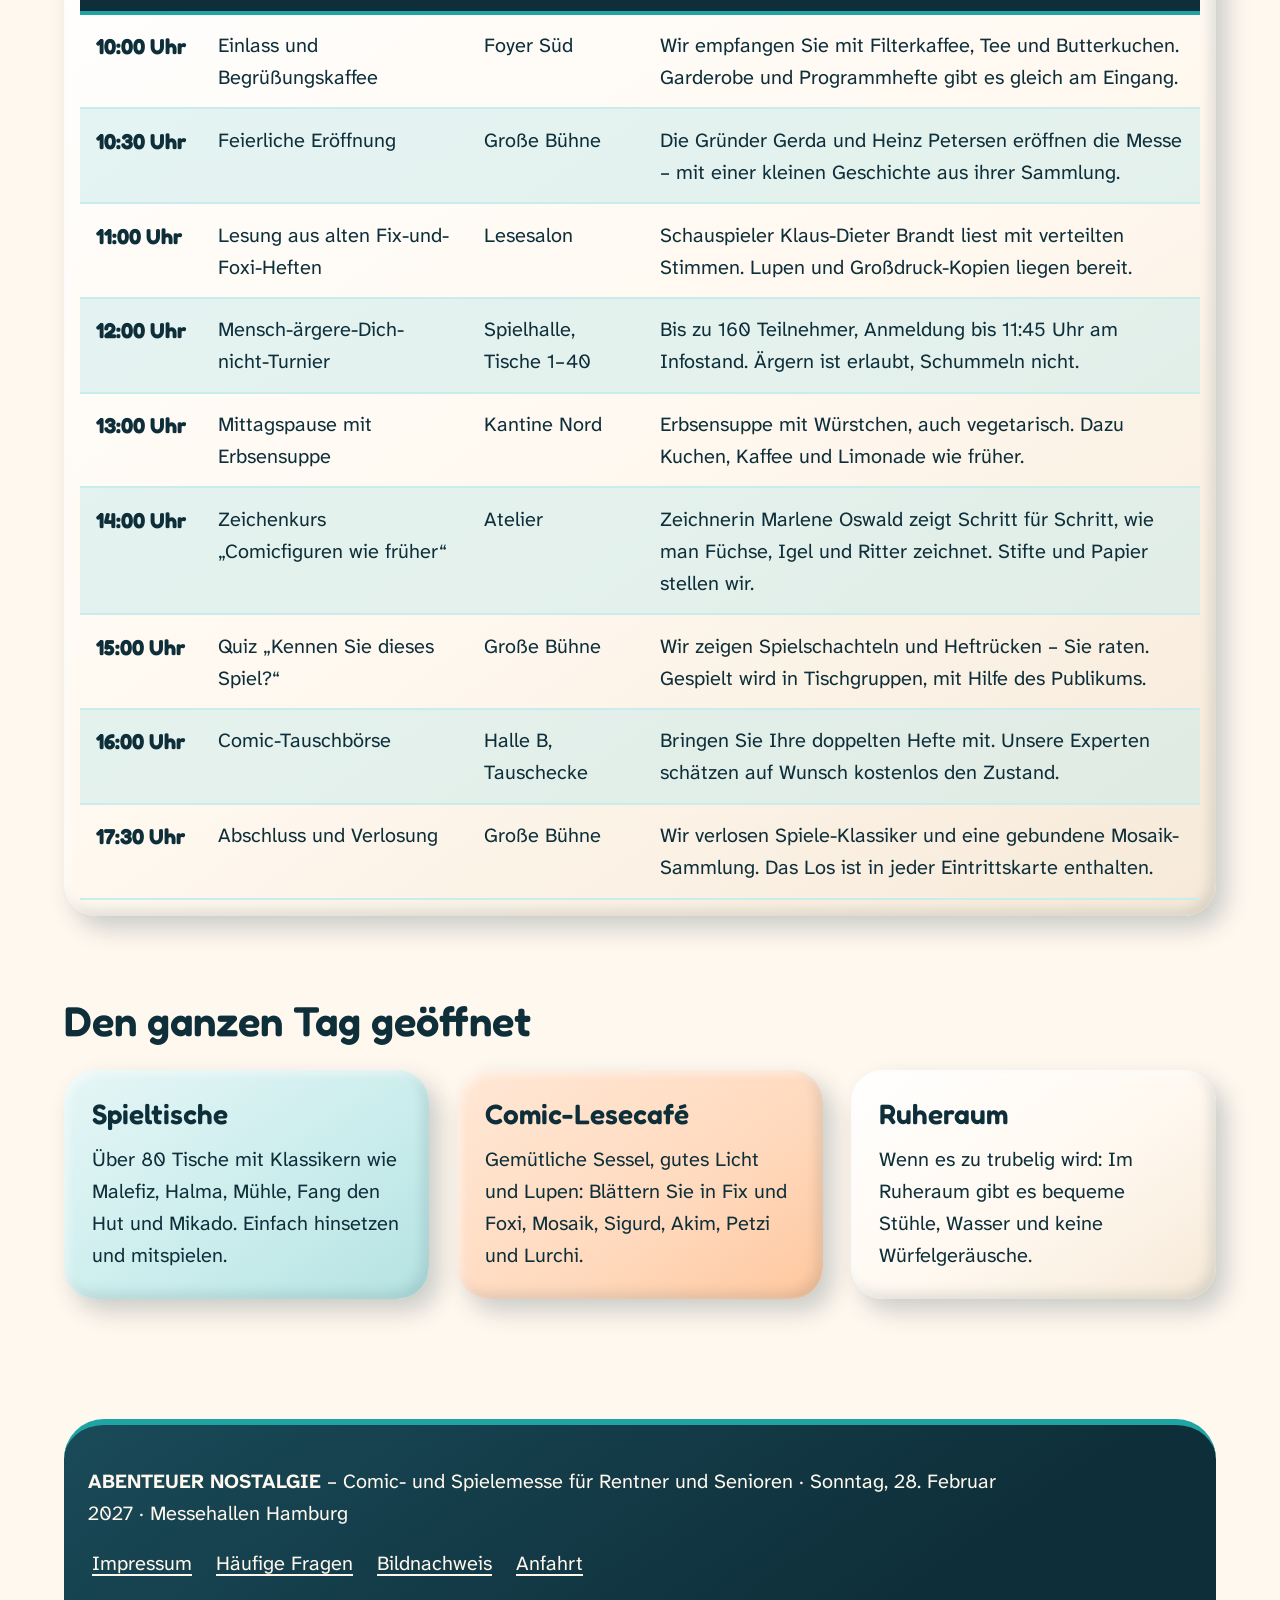
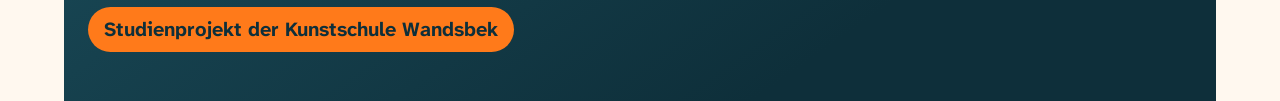
<file: programm.html>
<!DOCTYPE html>
<html lang="de">
<head>
  <meta charset="utf-8">
  <meta name="viewport" content="width=device-width, initial-scale=1">
  <title>Programm am 28. Februar 2027 | Abenteuer Nostalgie</title>
  <meta name="description" content="Lesungen, Mensch-ärgere-Dich-nicht-Turnier, Zeichenkurs und Comic-Tauschbörse: das ganze Messeprogramm von 10 bis 18 Uhr im Überblick.">
  <meta name="theme-color" content="#0E2F3A">
  <link rel="icon" type="image/svg+xml" href="images/favicon.svg">
  <link rel="apple-touch-icon" href="images/apple-touch-icon.png">
  <link rel="stylesheet" href="css/style.css">
  <script src="js/main.js" defer></script>
</head>
<body>
  <a class="skip-link" href="#inhalt">Zum Inhalt springen</a>

  <header class="kopf">
    <div class="rahmen kopf__innen">
      <a class="logo" href="index.html"><img src="images/logo.svg" alt="Abenteuer Nostalgie – zur Startseite" width="447" height="140"></a>
      <nav class="hauptnavigation" aria-label="Hauptnavigation">
        <ul>
          <li><a href="index.html">Start</a></li>
          <li><a href="programm.html" aria-current="page">Programm</a></li>
          <li><a href="story.html">Die Geschichte</a></li>
          <li><a href="tickets.html">Tickets</a></li>
          <li><a href="infos.html">Infos</a></li>
        </ul>
      </nav>
    </div>
  </header>

  <main id="inhalt" class="rahmen">
    <section class="seitenkopf clay clay--dunkel deko-blobs" aria-labelledby="titel">
      <h1 id="titel">Das Programm am 28. Februar</h1>
      <p>Von 10 bis 18 Uhr: Lesungen, Spiele, Kurse und zwischendurch eine Tasse Kaffee. Sie müssen sich für nichts anmelden – außer für das Turnier.</p>
    </section>

    <section class="abschnitt" aria-labelledby="highlights">
      <h2 id="highlights">Unsere drei Höhepunkte</h2>
      <ul class="raster programmkarten tilt-raster">
        <li class="programmkarte clay tilt">
          <img src="images/programm-lesung.webp" alt="Ein älterer Herr mit Brille liest auf einer gemütlichen Bühne aus einem bunten Comicheft vor, Zuhörer lachen" width="800" height="600" loading="lazy" decoding="async">
          <p class="zeit">11:00 Uhr</p>
          <h3>Lesung aus Fix und Foxi</h3>
          <p>Mit verteilten Stimmen und viel Gefühl: Klaus-Dieter Brandt bringt die Füchse aus dem Fuchswald zurück auf die Bühne.</p>
          <p class="mehr"><a href="#punkt-lesung">Im Ablaufplan ansehen<span class="nur-screenreader">: Lesung aus Fix und Foxi</span></a></p>
        </li>
        <li class="programmkarte clay tilt">
          <img src="images/programm-turnier.webp" alt="Vier Seniorinnen und Senioren an einem Spieltisch mit Mensch ärgere Dich nicht, eine Frau jubelt mit erhobenem Würfel" width="800" height="600" loading="lazy" decoding="async">
          <p class="zeit">12:00 Uhr</p>
          <h3>Das große Mensch-ärgere-Dich-nicht-Turnier</h3>
          <p>40 Tische, 160 Spielerinnen und Spieler und ein Wanderpokal aus Blech. Wer wird Hamburger Ärger-Meister 2027?</p>
          <p class="mehr"><a href="#punkt-turnier">Im Ablaufplan ansehen<span class="nur-screenreader">: Das große Mensch-ärgere-Dich-nicht-Turnier</span></a></p>
        </li>
        <li class="programmkarte clay tilt">
          <img src="images/programm-zeichenkurs.webp" alt="Hände zeichnen mit Bleistift eine Comicfigur auf Papier, daneben liegen Buntstifte" width="800" height="600" loading="lazy" decoding="async">
          <p class="zeit">14:00 Uhr</p>
          <h3>Zeichenkurs „Comicfiguren wie früher“</h3>
          <p>Keine Vorkenntnisse nötig: Mit Kreisen, Bögen und etwas Geduld entsteht Ihre eigene Comicfigur – zum Mitnehmen.</p>
          <p class="mehr"><a href="#punkt-zeichenkurs">Im Ablaufplan ansehen<span class="nur-screenreader">: Zeichenkurs „Comicfiguren wie früher“</span></a></p>
        </li>
      </ul>
    </section>

    <section class="abschnitt" aria-labelledby="ablauf">
      <h2 id="ablauf">Der Ablauf im Überblick</h2>
      <p class="tabelle-hinweis">Auf kleinen Bildschirmen können Sie die Tabelle seitlich verschieben.</p>
      <div class="tabellen-container clay" tabindex="0" role="region" aria-label="Programm-Tabelle, seitlich verschiebbar">
        <table>
          <caption>Programm am Sonntag, 28. Februar 2027</caption>
          <thead>
            <tr>
              <th scope="col">Uhrzeit</th>
              <th scope="col">Programmpunkt</th>
              <th scope="col">Ort/Bühne</th>
              <th scope="col">Beschreibung</th>
            </tr>
          </thead>
          <tbody>
            <tr id="punkt-einlass">
              <th scope="row"><time datetime="2027-02-28T10:00">10:00 Uhr</time></th>
              <td>Einlass und Begrüßungskaffee</td>
              <td>Foyer Süd</td>
              <td>Wir empfangen Sie mit Filterkaffee, Tee und Butterkuchen. Garderobe und Programmhefte gibt es gleich am Eingang.</td>
            </tr>
            <tr id="punkt-eroeffnung">
              <th scope="row"><time datetime="2027-02-28T10:30">10:30 Uhr</time></th>
              <td>Feierliche Eröffnung</td>
              <td>Große Bühne</td>
              <td>Die Gründer Gerda und Heinz Petersen eröffnen die Messe – mit einer kleinen Geschichte aus ihrer Sammlung.</td>
            </tr>
            <tr id="punkt-lesung">
              <th scope="row"><time datetime="2027-02-28T11:00">11:00 Uhr</time></th>
              <td>Lesung aus alten Fix-und-Foxi-Heften</td>
              <td>Lesesalon</td>
              <td>Schauspieler Klaus-Dieter Brandt liest mit verteilten Stimmen. Lupen und Großdruck-Kopien liegen bereit.</td>
            </tr>
            <tr id="punkt-turnier">
              <th scope="row"><time datetime="2027-02-28T12:00">12:00 Uhr</time></th>
              <td>Mensch-ärgere-Dich-nicht-Turnier</td>
              <td>Spielhalle, Tische 1–40</td>
              <td>Bis zu 160 Teilnehmer, Anmeldung bis 11:45 Uhr am Infostand. Ärgern ist erlaubt, Schummeln nicht.</td>
            </tr>
            <tr id="punkt-mittag">
              <th scope="row"><time datetime="2027-02-28T13:00">13:00 Uhr</time></th>
              <td>Mittagspause mit Erbsensuppe</td>
              <td>Kantine Nord</td>
              <td>Erbsensuppe mit Würstchen, auch vegetarisch. Dazu Kuchen, Kaffee und Limonade wie früher.</td>
            </tr>
            <tr id="punkt-zeichenkurs">
              <th scope="row"><time datetime="2027-02-28T14:00">14:00 Uhr</time></th>
              <td>Zeichenkurs „Comicfiguren wie früher“</td>
              <td>Atelier</td>
              <td>Zeichnerin Marlene Oswald zeigt Schritt für Schritt, wie man Füchse, Igel und Ritter zeichnet. Stifte und Papier stellen wir.</td>
            </tr>
            <tr id="punkt-quiz">
              <th scope="row"><time datetime="2027-02-28T15:00">15:00 Uhr</time></th>
              <td>Quiz „Kennen Sie dieses Spiel?“</td>
              <td>Große Bühne</td>
              <td>Wir zeigen Spielschachteln und Heftrücken – Sie raten. Gespielt wird in Tischgruppen, mit Hilfe des Publikums.</td>
            </tr>
            <tr id="punkt-tauschboerse">
              <th scope="row"><time datetime="2027-02-28T16:00">16:00 Uhr</time></th>
              <td>Comic-Tauschbörse</td>
              <td>Halle B, Tauschecke</td>
              <td>Bringen Sie Ihre doppelten Hefte mit. Unsere Experten schätzen auf Wunsch kostenlos den Zustand.</td>
            </tr>
            <tr id="punkt-abschluss">
              <th scope="row"><time datetime="2027-02-28T17:30">17:30 Uhr</time></th>
              <td>Abschluss und Verlosung</td>
              <td>Große Bühne</td>
              <td>Wir verlosen Spiele-Klassiker und eine gebundene Mosaik-Sammlung. Das Los ist in jeder Eintrittskarte enthalten.</td>
            </tr>
          </tbody>
        </table>
      </div>
    </section>

    <section class="abschnitt" aria-labelledby="dauer">
      <h2 id="dauer">Den ganzen Tag geöffnet</h2>
      <div class="raster fakten">
        <div class="karte clay clay--petrol">
          <h3>Spieltische</h3>
          <p>Über 80 Tische mit Klassikern wie Malefiz, Halma, Mühle, Fang den Hut und Mikado. Einfach hinsetzen und mitspielen.</p>
        </div>
        <div class="karte clay clay--orange">
          <h3>Comic-Lesecafé</h3>
          <p>Gemütliche Sessel, gutes Licht und Lupen: Blättern Sie in Fix und Foxi, Mosaik, Sigurd, Akim, Petzi und Lurchi.</p>
        </div>
        <div class="karte clay">
          <h3>Ruheraum</h3>
          <p>Wenn es zu trubelig wird: Im Ruheraum gibt es bequeme Stühle, Wasser und keine Würfelgeräusche.</p>
        </div>
      </div>
    </section>

  </main>

  <footer class="fuss rahmen">
    <p><strong>ABENTEUER NOSTALGIE</strong> – Comic- und Spielemesse für Rentner und Senioren · Sonntag, 28. Februar 2027 · Messehallen Hamburg</p>
    <ul>
      <li><a href="infos.html#impressum">Impressum</a></li>
      <li><a href="infos.html#faq">Häufige Fragen</a></li>
      <li><a href="infos.html#bildnachweis">Bildnachweis</a></li>
      <li><a href="infos.html#anfahrt">Anfahrt</a></li>
    </ul>
    <p class="studienprojekt">Studienprojekt der Kunstschule Wandsbek</p>
  </footer>
</body>
</html>
</file>
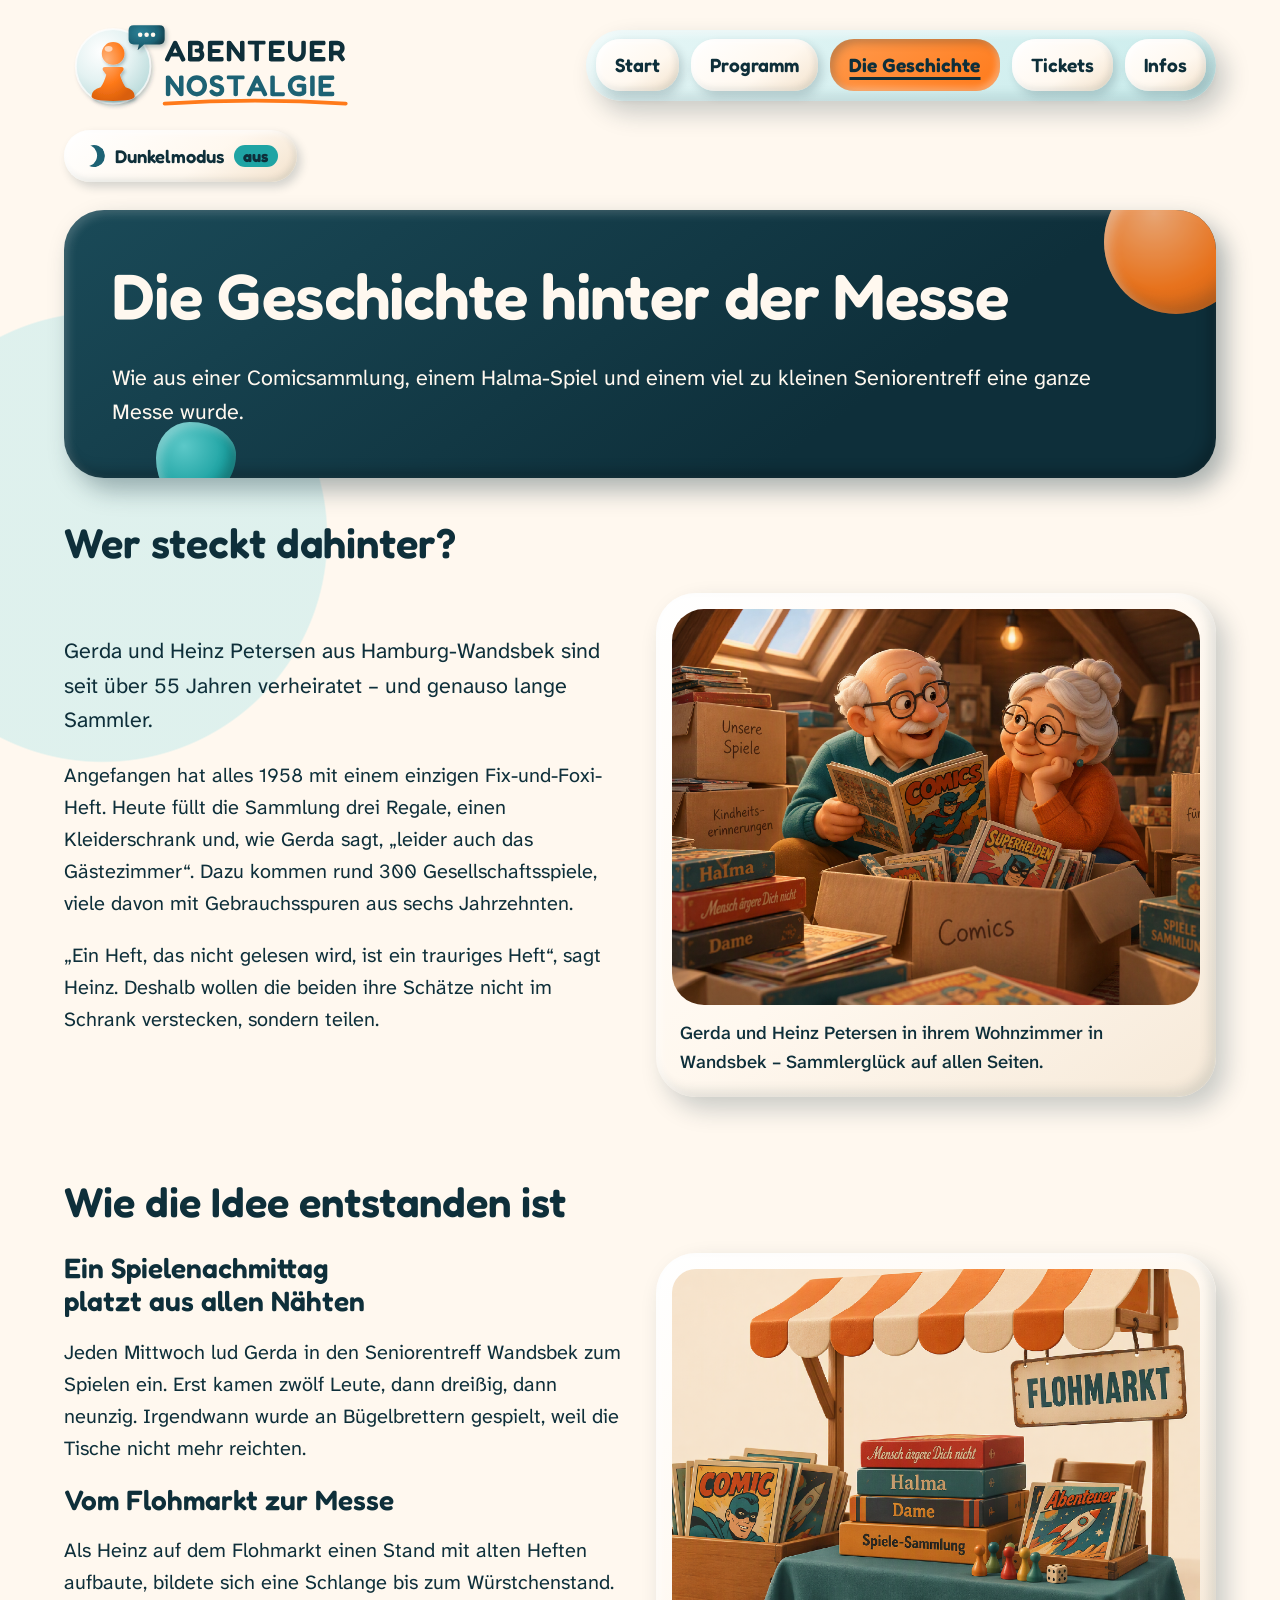
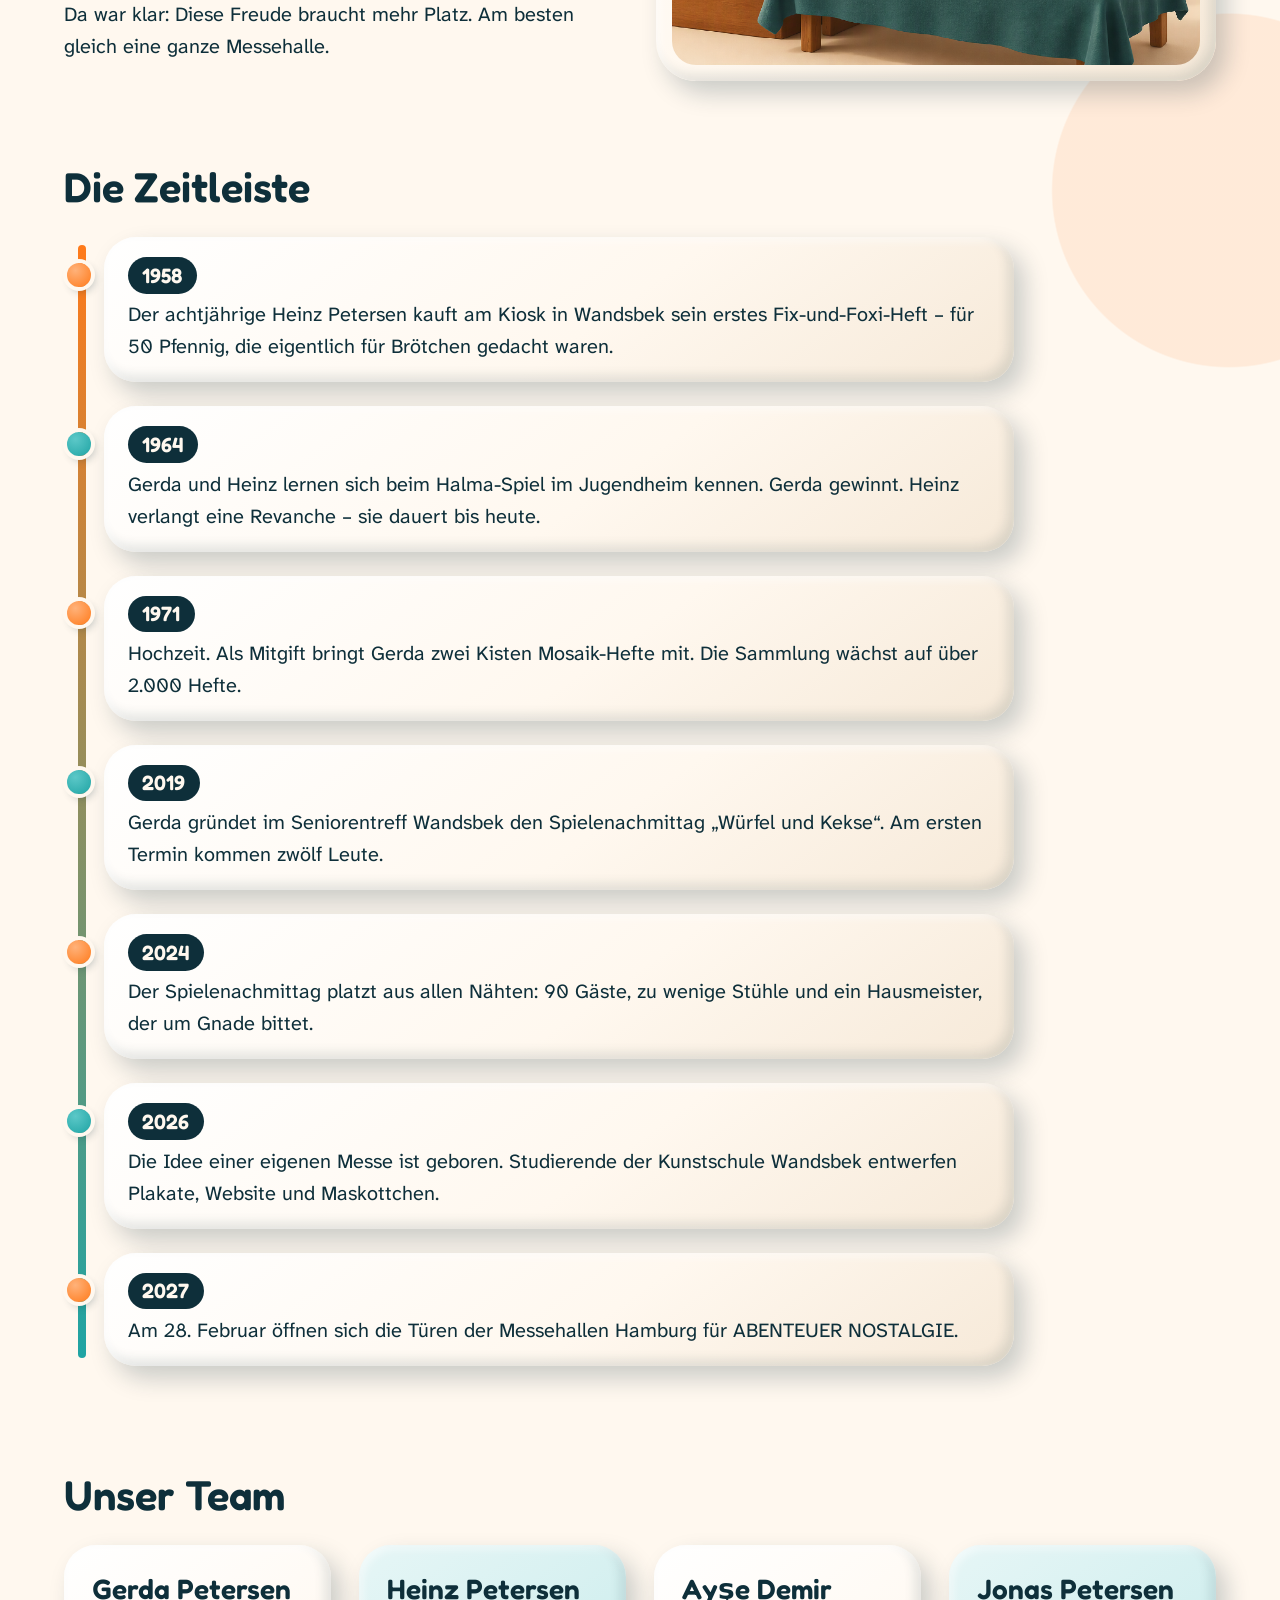
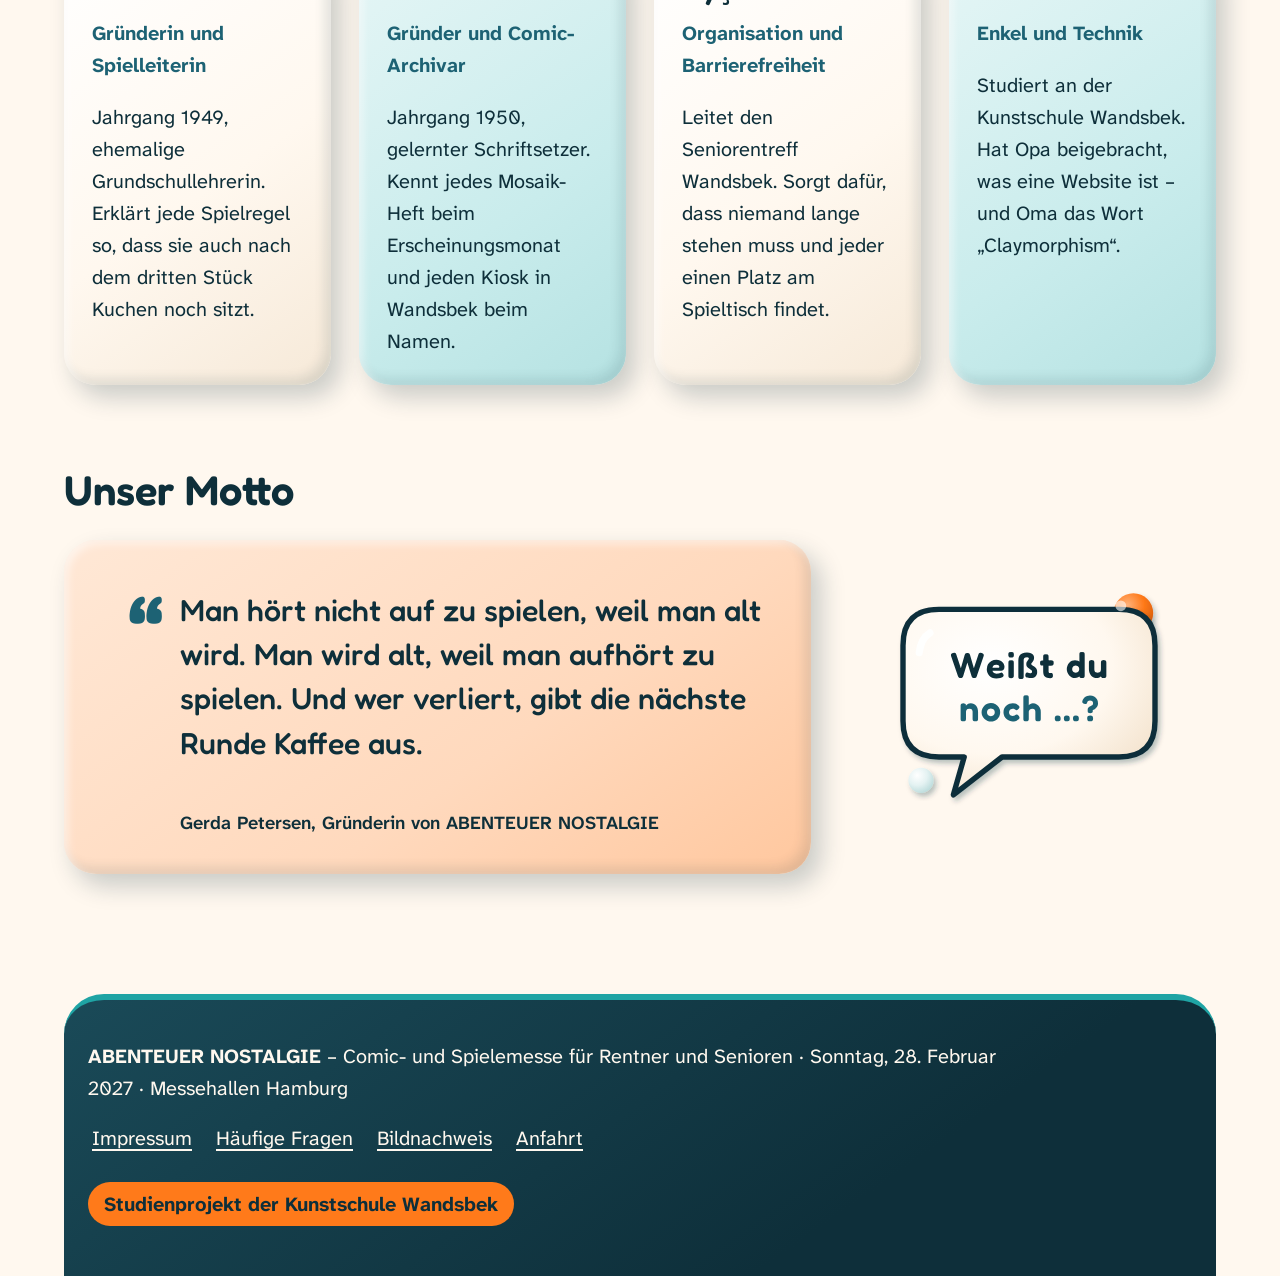
<file: story.html>
<!DOCTYPE html>
<html lang="de">
<head>
  <meta charset="utf-8">
  <meta name="viewport" content="width=device-width, initial-scale=1">
  <title>Die Geschichte hinter der Messe | Abenteuer Nostalgie</title>
  <meta name="description" content="Ein Ehepaar aus Wandsbek, eine Comicsammlung seit 1958 und ein Spielenachmittag, der aus allen Nähten platzte: So entstand Abenteuer Nostalgie.">
  <meta name="theme-color" content="#0E2F3A">
  <link rel="icon" type="image/svg+xml" href="images/favicon.svg">
  <link rel="apple-touch-icon" href="images/apple-touch-icon.png">
  <link rel="stylesheet" href="css/style.css">
  <script src="js/main.js" defer></script>
</head>
<body>
  <a class="skip-link" href="#inhalt">Zum Inhalt springen</a>

  <header class="kopf">
    <div class="rahmen kopf__innen">
      <a class="logo" href="index.html"><img src="images/logo.svg" alt="Abenteuer Nostalgie – zur Startseite" width="447" height="140"></a>
      <nav class="hauptnavigation" aria-label="Hauptnavigation">
        <ul>
          <li><a href="index.html">Start</a></li>
          <li><a href="programm.html">Programm</a></li>
          <li><a href="story.html" aria-current="page">Die Geschichte</a></li>
          <li><a href="tickets.html">Tickets</a></li>
          <li><a href="infos.html">Infos</a></li>
        </ul>
      </nav>
    </div>
  </header>

  <main id="inhalt" class="rahmen">
    <section class="seitenkopf clay clay--dunkel deko-blobs" aria-labelledby="titel">
      <h1 id="titel">Die Geschichte hinter der Messe</h1>
      <p>Wie aus einer Comicsammlung, einem Halma-Spiel und einem viel zu kleinen Seniorentreff eine ganze Messe wurde.</p>
    </section>

    <section class="abschnitt" aria-labelledby="wer">
      <h2 id="wer">Wer steckt dahinter?</h2>
      <div class="zweispaltig">
        <div>
          <p class="abschnitt__einleitung">Gerda und Heinz Petersen aus Hamburg-Wandsbek sind seit über 55 Jahren verheiratet – und genauso lange Sammler.</p>
          <p>Angefangen hat alles 1958 mit einem einzigen Fix-und-Foxi-Heft. Heute füllt die Sammlung drei Regale, einen Kleiderschrank und, wie Gerda sagt, „leider auch das Gästezimmer“. Dazu kommen rund 300 Gesellschaftsspiele, viele davon mit Gebrauchsspuren aus sechs Jahrzehnten.</p>
          <p>„Ein Heft, das nicht gelesen wird, ist ein trauriges Heft“, sagt Heinz. Deshalb wollen die beiden ihre Schätze nicht im Schrank verstecken, sondern teilen.</p>
        </div>
        <figure class="abbildung clay">
          <img src="images/story-gruender.jpg" alt="Ein älteres Ehepaar sitzt lachend auf einem Sofa, umgeben von Regalen voller Comichefte und Spielschachteln" width="1000" height="750" loading="lazy" decoding="async">
          <figcaption>Gerda und Heinz Petersen in ihrem Wohnzimmer in Wandsbek – Sammlerglück auf allen Seiten.</figcaption>
        </figure>
      </div>
    </section>

    <section class="abschnitt" aria-labelledby="idee">
      <h2 id="idee">Wie die Idee entstanden ist</h2>
      <div class="zweispaltig">
        <div>
          <h3>Ein Spielenachmittag platzt aus allen Nähten</h3>
          <p>Jeden Mittwoch lud Gerda in den Seniorentreff Wandsbek zum Spielen ein. Erst kamen zwölf Leute, dann dreißig, dann neunzig. Irgendwann wurde an Bügelbrettern gespielt, weil die Tische nicht mehr reichten.</p>
          <h3>Vom Flohmarkt zur Messe</h3>
          <p>Als Heinz auf dem Flohmarkt einen Stand mit alten Heften aufbaute, bildete sich eine Schlange bis zum Würstchenstand. Da war klar: Diese Freude braucht mehr Platz. Am besten gleich eine ganze Messehalle.</p>
        </div>
        <img src="images/story-flohmarkt.webp" alt="Ein Flohmarktstand mit Kisten voller alter Comichefte, ältere Besucher stöbern und unterhalten sich angeregt" width="1000" height="750" loading="lazy" decoding="async" class="abbildung clay">
      </div>
    </section>

    <section class="abschnitt" aria-labelledby="zeitleiste">
      <h2 id="zeitleiste">Die Zeitleiste</h2>
      <ol class="zeitleiste">
        <li class="clay">
          <time datetime="1958">1958</time>
          <p>Der achtjährige Heinz Petersen kauft am Kiosk in Wandsbek sein erstes Fix-und-Foxi-Heft – für 50 Pfennig, die eigentlich für Brötchen gedacht waren.</p>
        </li>
        <li class="clay">
          <time datetime="1964">1964</time>
          <p>Gerda und Heinz lernen sich beim Halma-Spiel im Jugendheim kennen. Gerda gewinnt. Heinz verlangt eine Revanche – sie dauert bis heute.</p>
        </li>
        <li class="clay">
          <time datetime="1971">1971</time>
          <p>Hochzeit. Als Mitgift bringt Gerda zwei Kisten Mosaik-Hefte mit. Die Sammlung wächst auf über 2.000 Hefte.</p>
        </li>
        <li class="clay">
          <time datetime="2019">2019</time>
          <p>Gerda gründet im Seniorentreff Wandsbek den Spielenachmittag „Würfel und Kekse“. Am ersten Termin kommen zwölf Leute.</p>
        </li>
        <li class="clay">
          <time datetime="2024">2024</time>
          <p>Der Spielenachmittag platzt aus allen Nähten: 90 Gäste, zu wenige Stühle und ein Hausmeister, der um Gnade bittet.</p>
        </li>
        <li class="clay">
          <time datetime="2026">2026</time>
          <p>Die Idee einer eigenen Messe ist geboren. Studierende der Kunstschule Wandsbek entwerfen Plakate, Website und Maskottchen.</p>
        </li>
        <li class="clay">
          <time datetime="2027">2027</time>
          <p>Am 28. Februar öffnen sich die Türen der Messehallen Hamburg für ABENTEUER NOSTALGIE.</p>
        </li>
      </ol>
    </section>

    <section class="abschnitt" aria-labelledby="team">
      <h2 id="team">Unser Team</h2>
      <ul class="raster team">
        <li class="karte clay">
          <h3>Gerda Petersen</h3>
          <p class="rolle">Gründerin und Spielleiterin</p>
          <p>Jahrgang 1949, ehemalige Grundschullehrerin. Erklärt jede Spielregel so, dass sie auch nach dem dritten Stück Kuchen noch sitzt.</p>
        </li>
        <li class="karte clay clay--petrol">
          <h3>Heinz Petersen</h3>
          <p class="rolle">Gründer und Comic-Archivar</p>
          <p>Jahrgang 1950, gelernter Schriftsetzer. Kennt jedes Mosaik-Heft beim Erscheinungsmonat und jeden Kiosk in Wandsbek beim Namen.</p>
        </li>
        <li class="karte clay">
          <h3>Ayşe Demir</h3>
          <p class="rolle">Organisation und Barrierefreiheit</p>
          <p>Leitet den Seniorentreff Wandsbek. Sorgt dafür, dass niemand lange stehen muss und jeder einen Platz am Spieltisch findet.</p>
        </li>
        <li class="karte clay clay--petrol">
          <h3>Jonas Petersen</h3>
          <p class="rolle">Enkel und Technik</p>
          <p>Studiert an der Kunstschule Wandsbek. Hat Opa beigebracht, was eine Website ist – und Oma das Wort „Claymorphism“.</p>
        </li>
      </ul>
    </section>

    <section class="abschnitt" aria-labelledby="motto">
      <h2 id="motto">Unser Motto</h2>
      <div class="zweispaltig zweispaltig--schmal">
        <figure class="zitat clay clay--orange">
          <blockquote>
            <p>Man hört nicht auf zu spielen, weil man alt wird. Man wird alt, weil man aufhört zu spielen. Und wer verliert, gibt die nächste Runde Kaffee aus.</p>
          </blockquote>
          <figcaption>Gerda Petersen, Gründerin von ABENTEUER NOSTALGIE</figcaption>
        </figure>
        <img src="images/deko-sprechblase.svg" alt="" width="320" height="290" loading="lazy" decoding="async" class="deko-bild">
      </div>
    </section>

  </main>

  <footer class="fuss rahmen">
    <p><strong>ABENTEUER NOSTALGIE</strong> – Comic- und Spielemesse für Rentner und Senioren · Sonntag, 28. Februar 2027 · Messehallen Hamburg</p>
    <ul>
      <li><a href="infos.html#impressum">Impressum</a></li>
      <li><a href="infos.html#faq">Häufige Fragen</a></li>
      <li><a href="infos.html#bildnachweis">Bildnachweis</a></li>
      <li><a href="infos.html#anfahrt">Anfahrt</a></li>
    </ul>
    <p class="studienprojekt">Studienprojekt der Kunstschule Wandsbek</p>
  </footer>
</body>
</html>
</file>
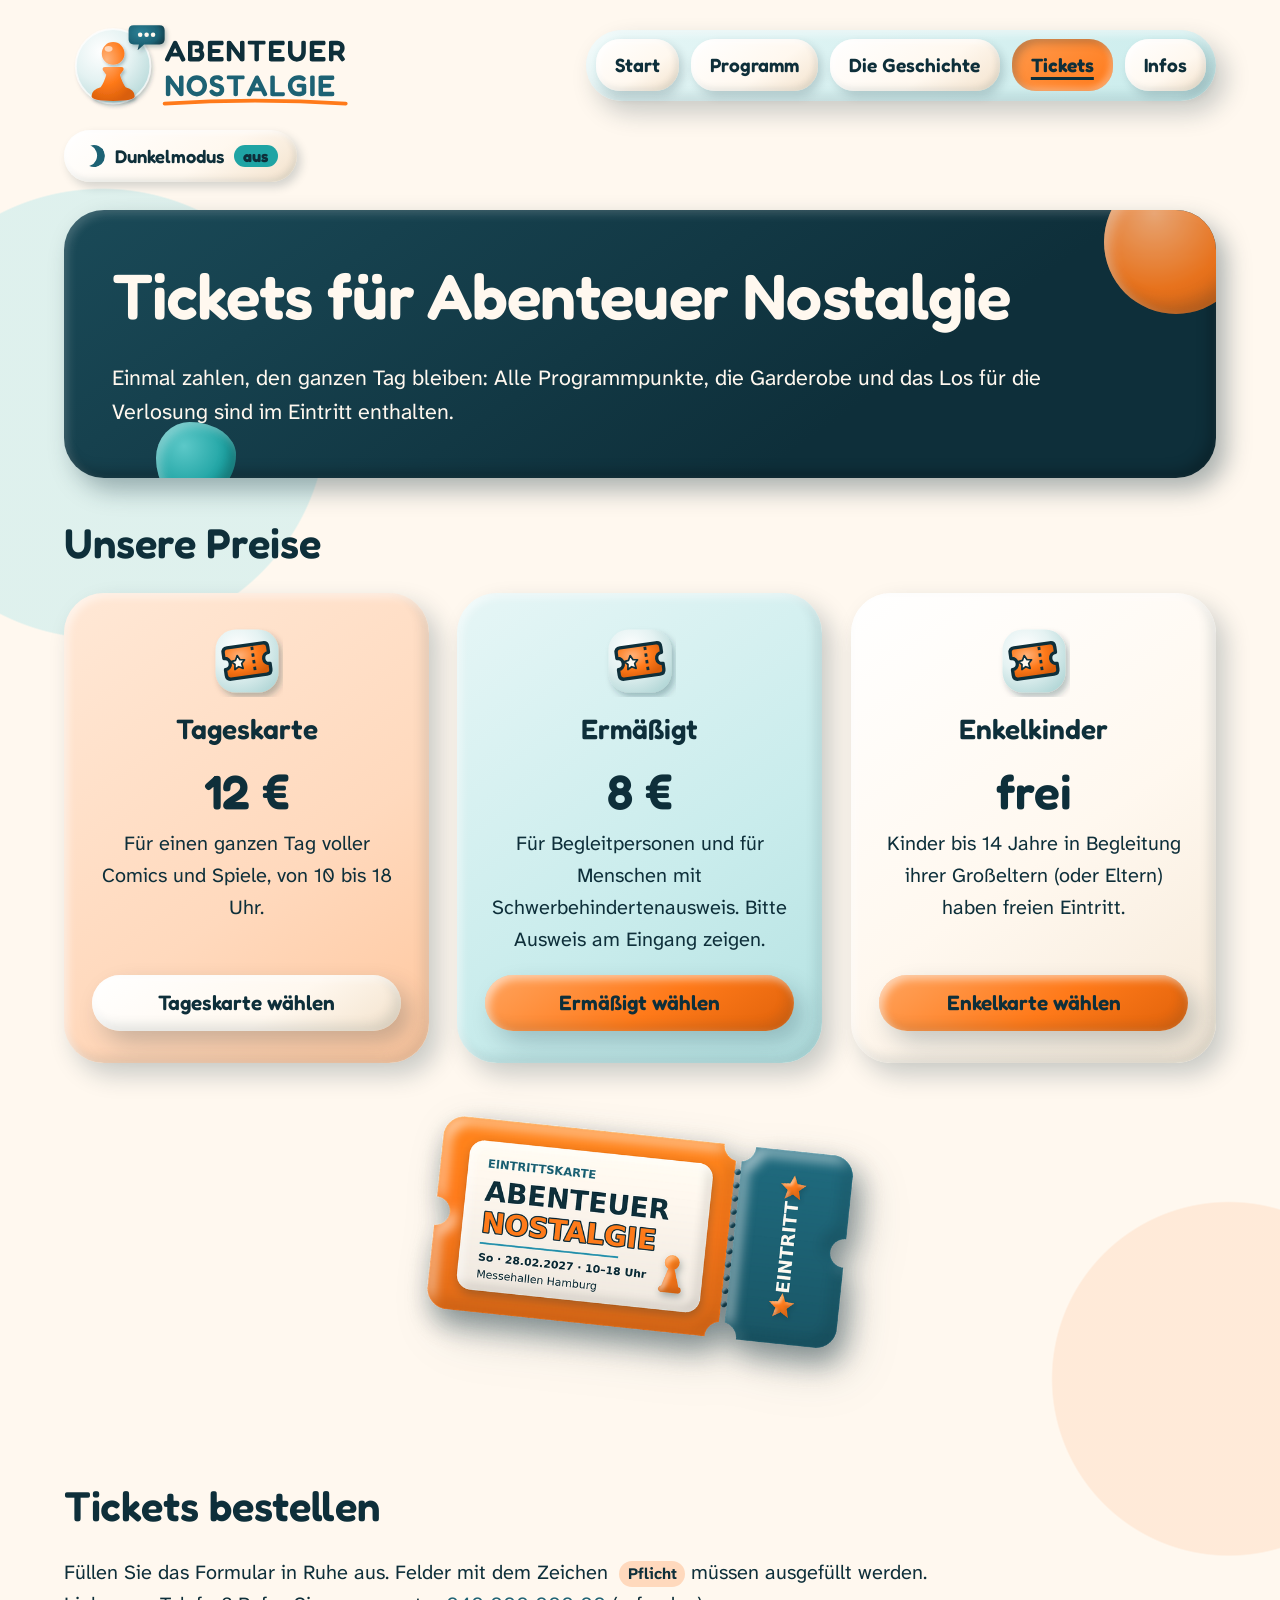
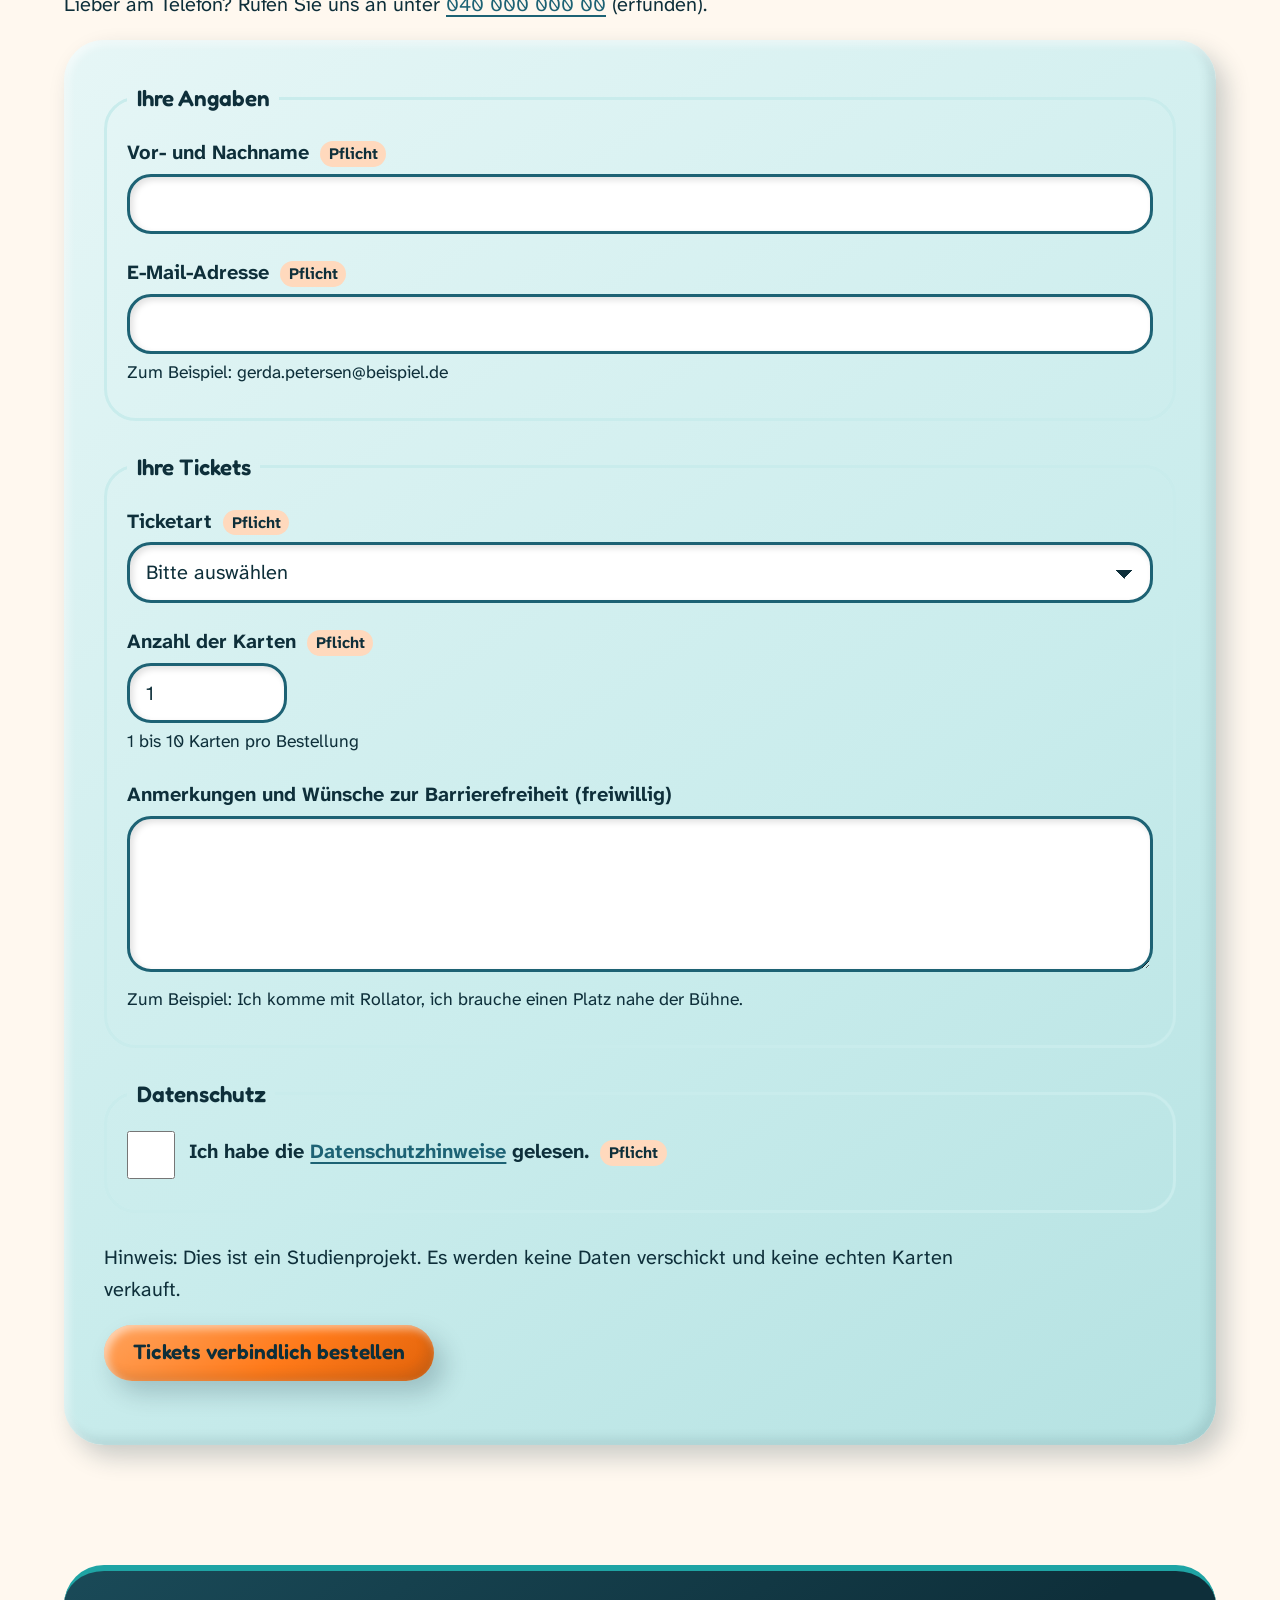
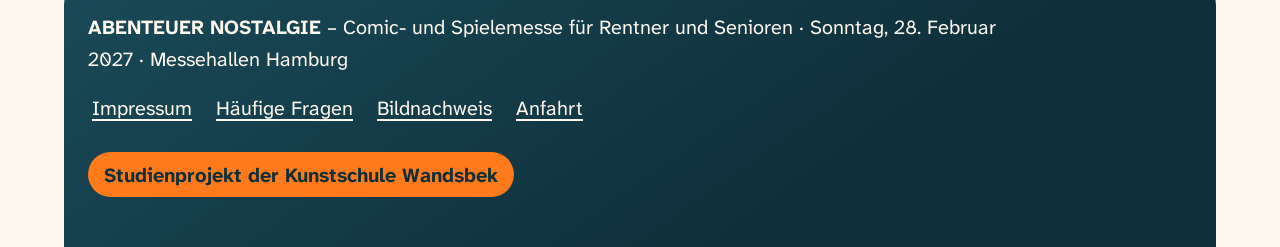
<file: tickets.html>
<!DOCTYPE html>
<html lang="de">
<head>
  <meta charset="utf-8">
  <meta name="viewport" content="width=device-width, initial-scale=1">
  <title>Tickets und Preise | Abenteuer Nostalgie Hamburg</title>
  <meta name="description" content="Tageskarte 12 Euro, ermäßigt 8 Euro, Enkel bis 14 Jahre frei: Tickets für die Comic- und Spielemesse am 28. Februar 2027 in Hamburg bestellen.">
  <meta name="theme-color" content="#0E2F3A">
  <link rel="icon" type="image/svg+xml" href="images/favicon.svg">
  <link rel="apple-touch-icon" href="images/apple-touch-icon.png">
  <link rel="stylesheet" href="css/style.css">
  <script src="js/main.js" defer></script>
</head>
<body>
  <a class="skip-link" href="#inhalt">Zum Inhalt springen</a>

  <header class="kopf">
    <div class="rahmen kopf__innen">
      <a class="logo" href="index.html"><img src="images/logo.svg" alt="Abenteuer Nostalgie – zur Startseite" width="447" height="140"></a>
      <nav class="hauptnavigation" aria-label="Hauptnavigation">
        <ul>
          <li><a href="index.html">Start</a></li>
          <li><a href="programm.html">Programm</a></li>
          <li><a href="story.html">Die Geschichte</a></li>
          <li><a href="tickets.html" aria-current="page">Tickets</a></li>
          <li><a href="infos.html">Infos</a></li>
        </ul>
      </nav>
    </div>
  </header>

  <main id="inhalt" class="rahmen">
    <section class="seitenkopf clay clay--dunkel deko-blobs" aria-labelledby="titel">
      <h1 id="titel">Tickets für Abenteuer Nostalgie</h1>
      <p>Einmal zahlen, den ganzen Tag bleiben: Alle Programmpunkte, die Garderobe und das Los für die Verlosung sind im Eintritt enthalten.</p>
    </section>

    <section class="abschnitt" aria-labelledby="preise">
      <h2 id="preise">Unsere Preise</h2>
      <ul class="raster ticketkarten tilt-raster">
        <li class="ticketkarte clay clay--orange tilt">
          <img src="images/icon-ticket.svg" alt="" width="64" height="64" loading="lazy" decoding="async">
          <h3>Tageskarte</h3>
          <p class="preis">12 €</p>
          <p>Für einen ganzen Tag voller Comics und Spiele, von 10 bis 18 Uhr.</p>
          <a class="knopf knopf--hell" href="#bestellung">Tageskarte wählen</a>
        </li>
        <li class="ticketkarte clay clay--petrol tilt">
          <img src="images/icon-ticket.svg" alt="" width="64" height="64" loading="lazy" decoding="async">
          <h3>Ermäßigt</h3>
          <p class="preis">8 €</p>
          <p>Für Begleitpersonen und für Menschen mit Schwerbehindertenausweis. Bitte Ausweis am Eingang zeigen.</p>
          <a class="knopf" href="#bestellung">Ermäßigt wählen</a>
        </li>
        <li class="ticketkarte clay tilt">
          <img src="images/icon-ticket.svg" alt="" width="64" height="64" loading="lazy" decoding="async">
          <h3>Enkelkinder</h3>
          <p class="preis">frei</p>
          <p>Kinder bis 14 Jahre in Begleitung ihrer Großeltern (oder Eltern) haben freien Eintritt.</p>
          <a class="knopf" href="#bestellung">Enkelkarte wählen</a>
        </li>
      </ul>
      <img src="images/ticket-3d.png" alt="Eine plastische Eintrittskarte in Orange und Petrol mit der Aufschrift Abenteuer Nostalgie" width="900" height="560" loading="lazy" decoding="async" class="ticket-bild">
    </section>

    <section class="abschnitt" aria-labelledby="bestellung">
      <h2 id="bestellung">Tickets bestellen</h2>
      <p>Füllen Sie das Formular in Ruhe aus. Felder mit dem Zeichen <span class="pflicht">Pflicht</span> müssen ausgefüllt werden. Lieber am Telefon? Rufen Sie uns an unter <a href="tel:+494000000000">040 000 000 00</a> (erfunden).</p>
      <form id="ticketformular" class="formular clay clay--petrol" method="post" action="#">
        <fieldset>
          <legend>Ihre Angaben</legend>
          <div class="feld">
            <label for="name">Vor- und Nachname <span class="pflicht">Pflicht</span></label>
            <input id="name" name="name" type="text" autocomplete="name" required>
          </div>
          <div class="feld">
            <label for="email">E-Mail-Adresse <span class="pflicht">Pflicht</span></label>
            <input id="email" name="email" type="email" autocomplete="email" required aria-describedby="email-hilfe">
            <span class="feld-hilfe" id="email-hilfe">Zum Beispiel: gerda.petersen@beispiel.de</span>
          </div>
        </fieldset>

        <fieldset>
          <legend>Ihre Tickets</legend>
          <div class="feld">
            <label for="ticketart">Ticketart <span class="pflicht">Pflicht</span></label>
            <select id="ticketart" name="ticketart" required>
              <option value="">Bitte auswählen</option>
              <option value="tageskarte">Tageskarte – 12 €</option>
              <option value="ermaessigt">Ermäßigt – 8 €</option>
              <option value="enkel">Enkelkind bis 14 Jahre – frei</option>
            </select>
          </div>
          <div class="feld">
            <label for="anzahl">Anzahl der Karten <span class="pflicht">Pflicht</span></label>
            <input id="anzahl" name="anzahl" type="number" min="1" max="10" value="1" inputmode="numeric" required aria-describedby="anzahl-hilfe">
            <span class="feld-hilfe" id="anzahl-hilfe">1 bis 10 Karten pro Bestellung</span>
          </div>
          <div class="feld">
            <label for="anmerkungen">Anmerkungen und Wünsche zur Barrierefreiheit (freiwillig)</label>
            <textarea id="anmerkungen" name="anmerkungen" rows="4" aria-describedby="anmerkungen-hilfe"></textarea>
            <span class="feld-hilfe" id="anmerkungen-hilfe">Zum Beispiel: Ich komme mit Rollator, ich brauche einen Platz nahe der Bühne.</span>
          </div>
        </fieldset>

        <fieldset>
          <legend>Datenschutz</legend>
          <div class="feld checkbox">
            <input id="datenschutz" name="datenschutz" type="checkbox" required>
            <label for="datenschutz">Ich habe die <a href="infos.html#datenschutz">Datenschutzhinweise</a> gelesen. <span class="pflicht">Pflicht</span></label>
          </div>
        </fieldset>

        <p>Hinweis: Dies ist ein Studienprojekt. Es werden keine Daten verschickt und keine echten Karten verkauft.</p>
        <button class="knopf" type="submit">Tickets verbindlich bestellen</button>
        <p id="formular-status" class="formular-status" role="status"></p>
      </form>
    </section>

  </main>

  <footer class="fuss rahmen">
    <p><strong>ABENTEUER NOSTALGIE</strong> – Comic- und Spielemesse für Rentner und Senioren · Sonntag, 28. Februar 2027 · Messehallen Hamburg</p>
    <ul>
      <li><a href="infos.html#impressum">Impressum</a></li>
      <li><a href="infos.html#faq">Häufige Fragen</a></li>
      <li><a href="infos.html#bildnachweis">Bildnachweis</a></li>
      <li><a href="infos.html#anfahrt">Anfahrt</a></li>
    </ul>
    <p class="studienprojekt">Studienprojekt der Kunstschule Wandsbek</p>
  </footer>
</body>
</html>
</file>
<file: css/style.css>
/* ==========================================================================
   ABENTEUER NOSTALGIE – gemeinsames Stylesheet
   Clay-/3D-Look in Petrol, Orange und Türkis, Mobile first,
   für ältere Menschen. Mit hellem und dunklem Farbmodus.
   ========================================================================== */

/* Fredoka wird überall als Semibold (600) verwendet: kräftig genug für Überschriften,
   aber offener und leichter zu lesen als Bold (700). */
/* ---------- Schriften (lokal, SIL Open Font License, Lizenzen in fonts/) ----------
   Fredoka: Überschriften und Logo – rund und weich wie Knete.
   Atkinson Hyperlegible Next: Fließtext – vom Braille Institute für Menschen mit
   Sehschwäche entwickelt; leicht verwechselbare Zeichen (I l 1, 0 O) sind gut unterscheidbar. */
@font-face {
  font-family: "Fredoka";
  src: local("Fredoka"), url("../fonts/fredoka-variable.woff2") format("woff2");
  font-weight: 300 700;
  font-display: swap;
}

@font-face {
  font-family: "Atkinson Hyperlegible Next";
  src: local("Atkinson Hyperlegible Next"), url("../fonts/atkinson-hyperlegible-next-variable.woff2") format("woff2");
  font-weight: 200 800;
  font-display: swap;
}

/* ==========================================================================
   FARBEN
   1. Grundfarben (ändern sich nie)
   2. Rollen-Farben für den hellen Modus (Standard)
   3. Rollen-Farben für den Dunkelmodus (weiter unten, zweimal: einmal für die
      Systemeinstellung, einmal für den Umschalt-Knopf)

   Kontrast-Regeln (WCAG AA, mind. 4,5:1):
   - Orange (--akzent-1) und Türkis (--akzent-2) NIE als Schrift auf Creme.
     Beide nur als Fläche mit dunkler Schrift oder als Schrift auf dunklem Petrol.
   ========================================================================== */
:root {
  /* 1. Grundfarben */
  --dunkel: #0E2F3A;          /* Petrol dunkel */
  --hell: #FFF8EF;            /* Creme */
  --akzent-1: #FF7A1A;        /* Orange */
  --akzent-2: #1FA4A4;        /* Türkis */

  /* abgeleitete Töne */
  --petrol-mittel: #1D6274;
  --petrol-hell: #CFE6E6;
  --orange-hell: #FFD9BD;
  --orange-dunkel: #E0620A;
  --tuerkis-hell: #C9ECEC;
  --tuerkis-mittel: #5CC8C8;
  --tuerkis-dunkel: #137A7A;
  --weiss: #FFFFFF;

  /* 2. Rollen-Farben: heller Modus */
  color-scheme: light;
  --seite-bg: var(--hell);
  --seite-deko-1: rgb(201 236 236 / .6);
  --seite-deko-2: rgb(255 217 189 / .45);
  --text: var(--dunkel);
  --text-zweit: var(--petrol-mittel);
  --link: var(--petrol-mittel);
  --link-hover: var(--dunkel);

  --flaeche: linear-gradient(145deg, var(--weiss) 0%, var(--hell) 55%, #F6E9D8 100%);
  --flaeche-tuerkis: linear-gradient(145deg, #E6F6F6 0%, var(--tuerkis-hell) 60%, #B5E2E2 100%);
  --flaeche-orange: linear-gradient(145deg, #FFE8D6 0%, var(--orange-hell) 60%, #FFC79E 100%);
  --flaeche-dunkel: linear-gradient(145deg, #1A4A58 0%, var(--dunkel) 70%);
  --orange-kante: 0 solid transparent;   /* im Dunkelmodus: orange Oberkante */
  --text-auf-dunkel: var(--hell);

  --nav-bg: linear-gradient(145deg, #E6F6F6, var(--tuerkis-hell));
  --knopf-hell: linear-gradient(145deg, var(--weiss), var(--hell) 60%, #F3E2CC);
  --feld-bg: var(--weiss);
  --feld-rand: var(--petrol-mittel);
  --linie: var(--tuerkis-hell);
  --zeile-gerade: rgb(201 236 236 / .5);
  --tabkopf-bg: var(--dunkel);
  --tabkopf-text: var(--hell);
  --fokus-ring: var(--dunkel);
  --zitat-zeichen: var(--petrol-mittel);
  --logo-bg: none;
  --logo-schatten: none;

  /* Clay-Schatten: weicher Außenschatten, Lichtkante oben links, Schattenkante unten rechts */
  --clay-shadow:
    10px 12px 24px rgb(14 47 58 / .22),
    inset 4px 4px 8px rgb(255 255 255 / .55),
    inset -6px -6px 12px rgb(14 47 58 / .12);
  --clay-shadow-hoch:
    14px 18px 32px rgb(14 47 58 / .26),
    inset 4px 4px 8px rgb(255 255 255 / .6),
    inset -6px -6px 12px rgb(14 47 58 / .12);
  --clay-shadow-klein:
    4px 5px 10px rgb(14 47 58 / .18),
    inset 3px 3px 6px rgb(255 255 255 / .7),
    inset -3px -3px 6px rgb(14 47 58 / .1);
  --clay-shadow-gedrueckt:
    2px 3px 6px rgb(14 47 58 / .18),
    inset 6px 6px 12px rgb(14 47 58 / .25),
    inset -3px -3px 6px rgb(255 255 255 / .35);
  --clay-shadow-dunkel:
    10px 12px 24px rgb(14 47 58 / .35),
    inset 4px 4px 10px rgb(255 255 255 / .18),
    inset -6px -6px 14px rgb(0 0 0 / .25);

  /* Schriften und Maße */
  --schrift-text: "Atkinson Hyperlegible Next", "Segoe UI", system-ui, -apple-system, BlinkMacSystemFont, "Helvetica Neue", Arial, sans-serif;
  --schrift-titel: "Fredoka", "Atkinson Hyperlegible Next", "Segoe UI", system-ui, -apple-system, Arial, sans-serif;
  --rund-s: 24px;
  --rund-m: 32px;
  --rund-l: 40px;
  --uebergang: .2s ease;
  --breite: 72rem;
}

/* ==========================================================================
   3. DUNKELMODUS – Petrol wird zum Hintergrund, Creme zur Schrift
   Die beiden Blöcke unten müssen dieselben Werte haben:
   a) automatisch, wenn das Gerät auf "dunkel" steht (funktioniert ohne JavaScript),
      außer jemand hat mit dem Knopf "hell" gewählt
   b) wenn jemand mit dem Knopf "dunkel" gewählt hat
   ========================================================================== */
@media (prefers-color-scheme: dark) {
  :root:not([data-theme="light"]) {
    color-scheme: dark;
    --seite-bg: var(--dunkel);
    --seite-deko-1: rgb(31 164 164 / .14);
    --seite-deko-2: rgb(255 122 26 / .10);
    --text: var(--hell);
    --text-zweit: #7FD6D6;
    --link: #8EDDDD;
    --link-hover: var(--hell);

    --flaeche: linear-gradient(145deg, #1D5361 0%, #164351 55%, #113844 100%);
    --flaeche-tuerkis: linear-gradient(145deg, #19595F 0%, #154C55 60%, #10414A 100%);
    --flaeche-orange: linear-gradient(145deg, #1D5361 0%, #164351 55%, #113844 100%);
  --orange-kante: 6px solid var(--akzent-1);
    --flaeche-dunkel: linear-gradient(145deg, #0B2A33 0%, #061A20 70%);
    --text-auf-dunkel: var(--hell);

    --nav-bg: linear-gradient(145deg, #19595F, #123F4A);
    --knopf-hell: linear-gradient(145deg, #23606F, #194B58 60%, #133E49);
    --feld-bg: #0A252E;
    --feld-rand: var(--akzent-2);
    --linie: rgb(31 164 164 / .4);
    --zeile-gerade: rgb(31 164 164 / .12);
    --tabkopf-bg: var(--akzent-2);
    --tabkopf-text: var(--dunkel);
    --fokus-ring: var(--hell);
    --zitat-zeichen: var(--akzent-1);
    --logo-bg: linear-gradient(145deg, var(--weiss), var(--hell) 60%, #F3E2CC);
    --logo-schatten: 6px 8px 18px rgb(0 0 0 / .45), inset 3px 3px 6px rgb(255 255 255 / .7), inset -4px -4px 8px rgb(14 47 58 / .15);

    --clay-shadow:
      10px 12px 24px rgb(0 0 0 / .45),
      inset 4px 4px 8px rgb(255 255 255 / .10),
      inset -6px -6px 12px rgb(0 0 0 / .30);
    --clay-shadow-hoch:
      14px 18px 32px rgb(0 0 0 / .55),
      inset 4px 4px 8px rgb(255 255 255 / .12),
      inset -6px -6px 12px rgb(0 0 0 / .30);
    --clay-shadow-klein:
      4px 5px 10px rgb(0 0 0 / .4),
      inset 3px 3px 6px rgb(255 255 255 / .12),
      inset -3px -3px 6px rgb(0 0 0 / .3);
    --clay-shadow-gedrueckt:
      2px 3px 6px rgb(0 0 0 / .35),
      inset 6px 6px 12px rgb(0 0 0 / .45),
      inset -3px -3px 6px rgb(255 255 255 / .08);
    --clay-shadow-dunkel:
      0 0 0 2px rgb(31 164 164 / .35),
      10px 12px 24px rgb(0 0 0 / .5),
      inset 4px 4px 10px rgb(255 255 255 / .08),
      inset -6px -6px 14px rgb(0 0 0 / .35);
  }
}

:root[data-theme="dark"] {
  color-scheme: dark;
  --seite-bg: var(--dunkel);
  --seite-deko-1: rgb(31 164 164 / .14);
  --seite-deko-2: rgb(255 122 26 / .10);
  --text: var(--hell);
  --text-zweit: #7FD6D6;
  --link: #8EDDDD;
  --link-hover: var(--hell);

  --flaeche: linear-gradient(145deg, #1D5361 0%, #164351 55%, #113844 100%);
  --flaeche-tuerkis: linear-gradient(145deg, #19595F 0%, #154C55 60%, #10414A 100%);
  --flaeche-orange: linear-gradient(145deg, #1D5361 0%, #164351 55%, #113844 100%);
  --orange-kante: 6px solid var(--akzent-1);
  --flaeche-dunkel: linear-gradient(145deg, #0B2A33 0%, #061A20 70%);
  --text-auf-dunkel: var(--hell);

  --nav-bg: linear-gradient(145deg, #19595F, #123F4A);
  --knopf-hell: linear-gradient(145deg, #23606F, #194B58 60%, #133E49);
  --feld-bg: #0A252E;
  --feld-rand: var(--akzent-2);
  --linie: rgb(31 164 164 / .4);
  --zeile-gerade: rgb(31 164 164 / .12);
  --tabkopf-bg: var(--akzent-2);
  --tabkopf-text: var(--dunkel);
  --fokus-ring: var(--hell);
  --zitat-zeichen: var(--akzent-1);
  --logo-bg: linear-gradient(145deg, var(--weiss), var(--hell) 60%, #F3E2CC);
  --logo-schatten: 6px 8px 18px rgb(0 0 0 / .45), inset 3px 3px 6px rgb(255 255 255 / .7), inset -4px -4px 8px rgb(14 47 58 / .15);

  --clay-shadow:
    10px 12px 24px rgb(0 0 0 / .45),
    inset 4px 4px 8px rgb(255 255 255 / .10),
    inset -6px -6px 12px rgb(0 0 0 / .30);
  --clay-shadow-hoch:
    14px 18px 32px rgb(0 0 0 / .55),
    inset 4px 4px 8px rgb(255 255 255 / .12),
    inset -6px -6px 12px rgb(0 0 0 / .30);
  --clay-shadow-klein:
    4px 5px 10px rgb(0 0 0 / .4),
    inset 3px 3px 6px rgb(255 255 255 / .12),
    inset -3px -3px 6px rgb(0 0 0 / .3);
  --clay-shadow-gedrueckt:
    2px 3px 6px rgb(0 0 0 / .35),
    inset 6px 6px 12px rgb(0 0 0 / .45),
    inset -3px -3px 6px rgb(255 255 255 / .08);
  --clay-shadow-dunkel:
    0 0 0 2px rgb(31 164 164 / .35),
    10px 12px 24px rgb(0 0 0 / .5),
    inset 4px 4px 10px rgb(255 255 255 / .08),
    inset -6px -6px 14px rgb(0 0 0 / .35);
}

/* ---------- Grundlagen ---------- */
*,
*::before,
*::after {
  box-sizing: border-box;
}

html {
  font-size: 100%;
  -webkit-text-size-adjust: 100%;
  text-size-adjust: 100%;
  scroll-behavior: smooth;
}

body {
  margin: 0;
  background-color: var(--seite-bg);
  background-image:
    radial-gradient(circle at 8% 12%, var(--seite-deko-1) 0 14rem, transparent 14.1rem),
    radial-gradient(circle at 96% 40%, var(--seite-deko-2) 0 11rem, transparent 11.1rem);
  background-repeat: no-repeat;
  color: var(--text);
  font-family: var(--schrift-text);
  font-size: 1.25rem;
  line-height: 1.6;
  overflow-x: hidden;
}

img,
svg {
  display: block;
  max-width: 100%;
  height: auto;
}

h1,
h2,
h3 {
  font-family: var(--schrift-titel);
  line-height: 1.2;
  margin: 0 0 .6em;
  text-wrap: balance;
}

h1 {
  font-size: clamp(2.25rem, 6vw + 1rem, 4rem);
  font-weight: 600;
  letter-spacing: -.01em;
}

h2 {
  font-size: clamp(1.8rem, 3vw + 1rem, 2.6rem);
  font-weight: 600;
}

h3 {
  font-size: clamp(1.45rem, 1.5vw + 1rem, 1.75rem);
  font-weight: 600;
}

p,
li,
dd,
summary,
address {
  max-width: 70ch;
}

p {
  margin: 0 0 1em;
}

a {
  color: var(--link);
  text-decoration: underline;
  text-decoration-thickness: .12em;
  text-underline-offset: .18em;
}

a:hover {
  color: var(--link-hover);
  text-decoration-thickness: .2em;
}

strong {
  font-weight: 700;
}

/* Fokus: sehr deutlich, Orange plus Außenring (hell: Petrol, dunkel: Creme) */
:focus-visible {
  outline: 4px solid var(--akzent-1);
  outline-offset: 3px;
  box-shadow: 0 0 0 10px var(--fokus-ring);
}

/* Inhalte, die nur für Screenreader gedacht sind */
.nur-screenreader {
  position: absolute;
  width: 1px;
  height: 1px;
  margin: -1px;
  padding: 0;
  overflow: hidden;
  clip: rect(0 0 0 0);
  white-space: nowrap;
  border: 0;
}

/* ---------- Skip-Link ---------- */
.skip-link {
  position: absolute;
  top: 1rem;
  left: 1rem;
  z-index: 100;
  padding: .8rem 1.4rem;
  border-radius: var(--rund-s);
  background: var(--akzent-1);
  color: var(--dunkel);
  font-weight: 700;
  text-decoration: none;
  transform: translateY(-200%);
}

.skip-link:focus,
.skip-link:focus-visible {
  transform: none;
}

/* ---------- Seitenrahmen ---------- */
.rahmen {
  width: min(100% - 2rem, var(--breite));
  margin-inline: auto;
}

/* ---------- Clay-Grundklasse ---------- */
.clay {
  position: relative;
  border-radius: var(--rund-m);
  background: var(--flaeche);
  box-shadow: var(--clay-shadow);
}

.clay--petrol {
  background: var(--flaeche-tuerkis);
}

.clay--orange {
  background: var(--flaeche-orange);
  border-top: var(--orange-kante);
}

.clay--dunkel {
  background: var(--flaeche-dunkel);
  color: var(--text-auf-dunkel);
  box-shadow: var(--clay-shadow-dunkel);
}

.clay--dunkel a:not(.knopf) {
  color: var(--hell);
}

/* ---------- Header und Navigation ---------- */
.kopf {
  padding-block: 1rem 1.25rem;
}

.kopf__innen {
  display: flex;
  flex-wrap: wrap;
  align-items: center;
  gap: 1rem 1.5rem;
}

.logo {
  display: inline-block;
  margin-right: auto;
  padding: .25rem;
  border-radius: var(--rund-s);
  background: var(--logo-bg);
  box-shadow: var(--logo-schatten);
}

/* im Dunkelmodus liegt das Logo auf einem hellen Knete-Schild */
:root[data-theme="dark"] .logo {
  padding: .4rem 1rem;
}

@media (prefers-color-scheme: dark) {
  :root:not([data-theme="light"]) .logo {
    padding: .4rem 1rem;
  }
}

.logo img {
  width: clamp(14rem, 50vw, 18rem);
}

.hauptnavigation ul {
  display: flex;
  flex-wrap: wrap;
  gap: .75rem;
  margin: 0;
  padding: .6rem;
  list-style: none;
  border-radius: var(--rund-l);
  background: var(--nav-bg);
  box-shadow: var(--clay-shadow);
}

.hauptnavigation li {
  flex: 1 1 auto;
}

.hauptnavigation a {
  display: flex;
  align-items: center;
  justify-content: center;
  min-height: 3.25rem;
  min-width: 3rem;
  padding: .5rem 1.2rem;
  border-radius: var(--rund-s);
  background: var(--knopf-hell);
  color: var(--text);
  font-family: var(--schrift-titel);
  font-size: 1.2rem;
  font-weight: 600;
  text-decoration: none;
  white-space: nowrap;
  box-shadow: var(--clay-shadow-klein);
  transition: transform var(--uebergang), box-shadow var(--uebergang);
}

.hauptnavigation a:hover {
  color: var(--text);
  transform: translateY(-2px);
  text-decoration: underline;
  text-underline-offset: .2em;
}

.hauptnavigation a:active {
  transform: translateY(1px);
  box-shadow: var(--clay-shadow-gedrueckt);
}

/* Aktuelle Seite: orange Fläche, dunkle Schrift, dicke Unterstreichung, eingedrückt */
.hauptnavigation a[aria-current="page"] {
  background: linear-gradient(145deg, #FF9A4D, var(--akzent-1));
  color: var(--dunkel);
  font-weight: 650;
  text-decoration: underline;
  text-decoration-thickness: .15em;
  text-underline-offset: .25em;
  box-shadow:
    inset 4px 4px 8px rgb(14 47 58 / .25),
    inset -3px -3px 6px rgb(255 255 255 / .35);
}

/* ---------- Knopf für den Dunkelmodus (wird von js/main.js eingefügt) ---------- */
.modus-knopf {
  display: inline-flex;
  align-items: center;
  gap: .6rem;
  min-height: 3.25rem;
  padding: .5rem 1.2rem;
  border: 0;
  border-radius: var(--rund-l);
  background: var(--knopf-hell);
  color: var(--text);
  font-family: var(--schrift-titel);
  font-size: 1.15rem;
  font-weight: 600;
  cursor: pointer;
  box-shadow: var(--clay-shadow-klein);
  transition: transform var(--uebergang), box-shadow var(--uebergang);
}

.modus-knopf:hover {
  transform: translateY(-2px);
}

/* eingeschaltet = eingedrückter Knete-Knopf */
.modus-knopf[aria-pressed="true"] {
  box-shadow: var(--clay-shadow-gedrueckt);
}

/* Symbol: Mond (aus) bzw. Sonne (an), nur mit CSS gezeichnet */
.modus-knopf__symbol {
  flex: none;
  width: 1.4rem;
  height: 1.4rem;
  border-radius: 50%;
  box-shadow: inset -.45rem -.2rem 0 0 var(--petrol-mittel);
  transform: rotate(-20deg);
}

.modus-knopf[aria-pressed="true"] .modus-knopf__symbol {
  background: radial-gradient(circle at 35% 30%, #FFC08A, var(--akzent-1));
  box-shadow: 0 0 0 4px rgb(255 122 26 / .35);
  transform: none;
}

.modus-knopf__status {
  min-width: 2.2rem;
  padding: .05rem .6rem;
  border-radius: 999px;
  background: var(--akzent-2);
  color: var(--dunkel);
  font-size: 1rem;
  font-weight: 800;
}

/* ---------- Buttons wie Knete-Knöpfe ---------- */
.knopf {
  display: inline-flex;
  align-items: center;
  justify-content: center;
  gap: .6rem;
  min-height: 3.5rem;
  min-width: 3rem;
  padding: .75rem 1.8rem;
  border: 0;
  border-radius: var(--rund-l);
  background: linear-gradient(145deg, #FFA45E 0%, var(--akzent-1) 55%, var(--orange-dunkel) 100%);
  color: var(--dunkel);
  font-family: var(--schrift-titel);
  font-size: 1.3rem;
  font-weight: 600;
  line-height: 1.2;
  text-decoration: none;
  cursor: pointer;
  box-shadow: var(--clay-shadow);
  transition: transform var(--uebergang), box-shadow var(--uebergang);
}

.knopf:hover {
  color: var(--dunkel);
  transform: translateY(-3px);
  box-shadow: var(--clay-shadow-hoch);
  text-decoration: none;
}

.knopf:active {
  transform: translateY(2px);
  box-shadow: var(--clay-shadow-gedrueckt);
}

.knopf:focus-visible {
  box-shadow: 0 0 0 10px var(--fokus-ring);
}

/* zweiter Akzent: türkiser Knopf, ebenfalls mit dunkler Schrift */
.knopf--tuerkis {
  background: linear-gradient(145deg, var(--tuerkis-mittel) 0%, var(--akzent-2) 55%, var(--tuerkis-dunkel) 100%);
}

.knopf--hell {
  background: var(--knopf-hell);
  color: var(--text);
}

.knopf--hell:hover {
  color: var(--text);
}

.clay--dunkel .knopf--hell {
  color: var(--dunkel);
  background: linear-gradient(145deg, var(--weiss), var(--hell) 60%, #F3E2CC);
}

/* ---------- Hauptbereich und Abschnitte ---------- */
main {
  display: block;
  padding-bottom: 3rem;
}

.abschnitt {
  position: relative;
  padding-block: 2.5rem;
}

.abschnitt__einleitung {
  font-size: 1.35rem;
}

.raster {
  display: grid;
  gap: 1.75rem;
  margin: 0;
  padding: 0;
  list-style: none;
}

.karte {
  padding: 1.75rem;
}

.karte > :last-child {
  margin-bottom: 0;
}

.karte h3 {
  margin-bottom: .4em;
}

/* dekorative Clay-Formen per Pseudo-Elementen */
.deko-blobs {
  overflow: clip;
}

.deko-blobs::before,
.deko-blobs::after {
  content: "";
  position: absolute;
  z-index: 0;
  border-radius: 50%;
  pointer-events: none;
}

.deko-blobs::before {
  width: 9rem;
  height: 9rem;
  top: -2.5rem;
  right: -2rem;
  background: radial-gradient(circle at 35% 30%, #FFB27A, var(--akzent-1) 55%, var(--orange-dunkel));
  box-shadow: inset 6px 6px 12px rgb(255 255 255 / .4), inset -8px -8px 16px rgb(14 47 58 / .2);
  opacity: .9;
}

.deko-blobs::after {
  width: 5rem;
  height: 5rem;
  bottom: -1.5rem;
  left: 8%;
  border-radius: 42% 58% 61% 39% / 45% 41% 59% 55%;
  background: radial-gradient(circle at 35% 30%, var(--tuerkis-mittel), var(--akzent-2) 55%, var(--tuerkis-dunkel));
  box-shadow: inset 5px 5px 10px rgb(255 255 255 / .35), inset -6px -6px 12px rgb(0 0 0 / .2);
}

.deko-blobs > * {
  position: relative;
  z-index: 1;
}

/* auf schmalen Bildschirmen: nur kleine Ecken, damit kein Text verdeckt wird */
@media (max-width: 47.99em) {
  .deko-blobs::before {
    width: 6rem;
    height: 6rem;
    top: -3.5rem;
    right: -3.5rem;
  }

  .deko-blobs::after {
    width: 3.5rem;
    height: 3.5rem;
    bottom: -2.4rem;
    left: auto;
    right: 2rem;
  }
}

/* ---------- Hero (Startseite) ---------- */
.hero {
  padding: 2rem 1.5rem;
  border-radius: var(--rund-l);
}

.hero__inhalt {
  display: grid;
  gap: 2rem;
  align-items: center;
}

.hero h1 {
  color: var(--hell);
}

.hero h1 span {
  display: block;
  color: var(--akzent-1);
  font-size: .55em;
  font-weight: 600;
}

.hero__text p {
  font-size: 1.35rem;
}

.hero__daten {
  display: grid;
  gap: .4rem;
  margin: 0 0 1.75rem;
  padding: 1rem 1.25rem;
  border-radius: var(--rund-s);
  border-left: 6px solid var(--akzent-2);
  background: rgb(255 248 239 / .1);
  box-shadow: inset 3px 3px 8px rgb(0 0 0 / .25), inset -2px -2px 6px rgb(255 255 255 / .1);
  list-style: none;
}

.hero__daten li {
  font-weight: 600;
}

.hero__bild img {
  border-radius: var(--rund-m);
  box-shadow: 0 0 0 6px rgb(255 248 239 / .9), 12px 16px 28px rgb(0 0 0 / .35);
}

/* ---------- Seitenkopf der Unterseiten ---------- */
.seitenkopf {
  padding: 2rem 1.5rem;
  margin-top: .5rem;
  border-radius: var(--rund-l);
}

.seitenkopf h1 {
  color: var(--hell);
  margin-bottom: .4em;
}

.seitenkopf p {
  font-size: 1.35rem;
  margin-bottom: 0;
}

/* ---------- Bilder und Abbildungen ---------- */
figure {
  margin: 0;
}

.abbildung {
  padding: 1rem;
  border-radius: var(--rund-l);
}

.abbildung img {
  width: 100%;
  border-radius: var(--rund-m);
}

/* Bildunterschriften bewusst nicht kursiv: aufrechte Schrift ist leichter zu lesen */
figcaption {
  padding: .9rem .5rem .2rem;
  font-size: 1.15rem;
  font-weight: 500;
}

.zweispaltig {
  display: grid;
  gap: 2rem;
  align-items: center;
}

/* ---------- Wann und wo (Icons) ---------- */
.fakten {
  grid-template-columns: repeat(auto-fit, minmax(min(100%, 15rem), 1fr));
}

.fakt {
  display: flex;
  gap: 1rem;
  align-items: flex-start;
  padding: 1.5rem;
}

.fakt img {
  flex: none;
  width: 4rem;
  height: 4rem;
}

.fakt h3 {
  font-size: 1.4rem;
  margin-bottom: .2em;
}

.fakt p {
  margin: 0;
}

/* ---------- Zielgruppe mit Maskottchen ---------- */
.maskottchen {
  width: min(100%, 20rem);
  margin-inline: auto;
  filter: drop-shadow(10px 14px 18px rgb(14 47 58 / .28));
}

.haken-liste {
  margin: 0 0 1em;
  padding: 0;
  list-style: none;
}

.haken-liste li {
  position: relative;
  padding-left: 2.6rem;
  margin-bottom: .7rem;
}

.haken-liste li::before {
  content: "✓";
  position: absolute;
  left: 0;
  top: .1rem;
  display: grid;
  place-items: center;
  width: 1.9rem;
  height: 1.9rem;
  border-radius: 50%;
  background: radial-gradient(circle at 35% 30%, #FFB27A, var(--akzent-1));
  color: var(--dunkel);
  font-weight: 800;
  font-size: 1rem;
  box-shadow: inset 2px 2px 4px rgb(255 255 255 / .5), inset -2px -2px 4px rgb(14 47 58 / .2);
}

/* ---------- Gründe-Karten ---------- */
.gruende {
  grid-template-columns: repeat(auto-fit, minmax(min(100%, 18rem), 1fr));
  counter-reset: grund;
}

.grund {
  padding-top: 4.5rem;
}

.grund::before {
  counter-increment: grund;
  content: counter(grund);
  position: absolute;
  top: 1.25rem;
  left: 1.5rem;
  display: grid;
  place-items: center;
  width: 2.75rem;
  height: 2.75rem;
  border-radius: 50%;
  background: radial-gradient(circle at 35% 30%, var(--tuerkis-mittel), var(--akzent-2) 60%, var(--tuerkis-dunkel));
  color: var(--dunkel);
  font-family: var(--schrift-titel);
  font-size: 1.35rem;
  font-weight: 600;
  box-shadow: 4px 5px 10px rgb(14 47 58 / .25), inset 2px 2px 5px rgb(255 255 255 / .4), inset -2px -2px 5px rgb(14 47 58 / .2);
}

/* ---------- GIF-Abschnitt ---------- */
.karussell {
  display: grid;
  gap: 2rem;
  align-items: center;
  padding: 1.75rem;
}

.karussell img {
  width: 100%;
  max-width: 30rem;
  border-radius: var(--rund-m);
  box-shadow: 0 0 0 6px var(--hell), 10px 14px 24px rgb(0 0 0 / .35);
}

.karussell figcaption {
  font-style: normal;
}

/* ---------- Tilt-Effekt ---------- */
.tilt-raster {
  perspective: 1000px;
}

.tilt {
  --rx: 0deg;
  --ry: 0deg;
  transform: rotateX(var(--rx)) rotateY(var(--ry));
  transform-style: preserve-3d;
  transition: transform .35s ease, box-shadow .35s ease;
  will-change: transform;
}

@media (hover: hover) and (pointer: fine) {
  .tilt:hover {
    box-shadow: var(--clay-shadow-hoch);
  }

  /* solange die Maus über der Karte ist, folgt die Neigung ohne Verzögerung */
  .tilt.tilt--aktiv {
    transition: transform .08s linear, box-shadow .35s ease;
  }
}

/* bei Tastaturfokus: dezente feste Neigung */
.tilt:focus-within {
  --rx: 3deg;
  --ry: -4deg;
  box-shadow: var(--clay-shadow-hoch);
}

/* ---------- Programmkarten ---------- */
.programmkarten {
  grid-template-columns: repeat(auto-fit, minmax(min(100%, 19rem), 1fr));
}

.programmkarte {
  display: flex;
  flex-direction: column;
  padding: 1rem 1rem 1.5rem;
}

.programmkarte img {
  width: 100%;
  border-radius: var(--rund-s);
  margin-bottom: 1.1rem;
}

.programmkarte h3,
.programmkarte p {
  padding-inline: .5rem;
}

.programmkarte .zeit {
  display: inline-block;
  margin: 0 .5rem .6rem;
  padding: .15rem .9rem;
  border-radius: 999px;
  background: var(--akzent-2);
  color: var(--dunkel);
  font-weight: 800;
  align-self: flex-start;
}

.programmkarte .mehr {
  margin-top: auto;
  padding-top: .5rem;
}

/* ---------- Tabellen ---------- */
.tabellen-container {
  overflow-x: auto;
  padding: 1rem;
  border-radius: var(--rund-m);
}

.tabellen-container:focus-visible {
  outline-offset: 4px;
}

table {
  width: 100%;
  min-width: 46rem;
  border-collapse: separate;
  border-spacing: 0;
}

caption {
  padding: .5rem .5rem 1rem;
  font-family: var(--schrift-titel);
  font-size: 1.45rem;
  font-weight: 600;
  text-align: left;
}

th,
td {
  padding: .9rem 1rem;
  text-align: left;
  vertical-align: top;
  border-bottom: 2px solid var(--linie);
}

thead th {
  background: var(--tabkopf-bg);
  color: var(--tabkopf-text);
  font-family: var(--schrift-titel);
  border-bottom: 4px solid var(--akzent-2);
}

thead th:first-child {
  border-top-left-radius: var(--rund-s);
}

thead th:last-child {
  border-top-right-radius: var(--rund-s);
}

tbody th {
  white-space: nowrap;
  font-family: var(--schrift-titel);
  font-size: 1.35rem;
}

tbody tr:nth-child(even) {
  background: var(--zeile-gerade);
}

tbody tr:target {
  background: var(--orange-hell);
  color: var(--dunkel);
}

.tabelle-hinweis {
  font-size: 1.1rem;
}

/* ---------- Story: Zeitleiste, Team, Zitat ---------- */
.zeitleiste {
  position: relative;
  margin: 0;
  padding: 0 0 0 2.5rem;
  list-style: none;
}

.zeitleiste::before {
  content: "";
  position: absolute;
  left: .85rem;
  top: .5rem;
  bottom: .5rem;
  width: .5rem;
  border-radius: 1rem;
  background: linear-gradient(var(--akzent-1), var(--akzent-2));
}

.zeitleiste li {
  position: relative;
  margin-bottom: 1.5rem;
  padding: 1.25rem 1.5rem;
}

.zeitleiste li::before {
  content: "";
  position: absolute;
  left: -2.3rem;
  top: 1.6rem;
  width: 1.5rem;
  height: 1.5rem;
  border-radius: 50%;
  background: radial-gradient(circle at 35% 30%, #FFB27A, var(--akzent-1));
  box-shadow: 0 0 0 4px var(--seite-bg), 3px 4px 8px rgb(14 47 58 / .3);
}

.zeitleiste li:nth-child(even)::before {
  background: radial-gradient(circle at 35% 30%, var(--tuerkis-mittel), var(--akzent-2));
}

.zeitleiste time {
  display: inline-block;
  margin-bottom: .3rem;
  padding: .1rem .9rem;
  border-radius: 999px;
  background: var(--dunkel);
  color: var(--hell);
  font-family: var(--schrift-titel);
  font-size: 1.3rem;
  font-weight: 600;
}

/* im Dunkelmodus: Jahreszahlen auf Türkis, damit sie sich von der Karte abheben */
:root[data-theme="dark"] .zeitleiste time {
  background: var(--akzent-2);
  color: var(--dunkel);
}

@media (prefers-color-scheme: dark) {
  :root:not([data-theme="light"]) .zeitleiste time {
    background: var(--akzent-2);
    color: var(--dunkel);
  }
}

.zeitleiste p {
  margin: 0;
}

.team {
  grid-template-columns: repeat(auto-fit, minmax(min(100%, 16rem), 1fr));
}

.team .rolle {
  font-weight: 700;
  color: var(--text-zweit);
}

.zitat {
  margin: 0;
  padding: 2.25rem 1.75rem 1.75rem;
}

/* Das Zitat bekommt links eine eigene Spalte für das große Anführungszeichen,
   damit es nie auf dem Text liegt */
.zitat blockquote {
  position: relative;
  margin: 0;
  padding-left: 3.25rem;
  font-family: var(--schrift-titel);
  font-size: clamp(1.45rem, 1.5vw + 1rem, 1.9rem);
  font-weight: 500;
  line-height: 1.45;
}

.zitat blockquote::before {
  content: "“";
  position: absolute;
  top: -.35rem;
  left: 0;
  color: var(--zitat-zeichen);
  font-size: 5rem;
  font-weight: 800;
  line-height: 1;
}

.zitat blockquote p {
  max-width: 50ch;
}

.zitat figcaption {
  padding-left: 3.25rem;
  font-style: normal;
  font-weight: 600;
}

.deko-bild {
  width: min(100%, 18rem);
  margin-inline: auto;
}

/* ---------- Tickets ---------- */
.ticketkarten {
  grid-template-columns: repeat(auto-fit, minmax(min(100%, 17rem), 1fr));
}

.ticketkarte {
  display: flex;
  flex-direction: column;
  padding: 2rem 1.75rem;
  border-radius: var(--rund-l);
  text-align: center;
}

.ticketkarte img {
  width: 4.5rem;
  margin: 0 auto 1rem;
}

.preis {
  margin: .25rem 0 .75rem;
  font-family: var(--schrift-titel);
  font-size: 3rem;
  font-weight: 600;
  line-height: 1;
}

.ticketkarte .knopf {
  margin-top: auto;
}

.ticketkarte p {
  margin-inline: auto;
}

.ticket-bild {
  width: min(100%, 34rem);
  margin-inline: auto;
  filter: drop-shadow(10px 14px 18px rgb(14 47 58 / .25));
}

/* ---------- Formular ---------- */
.formular {
  padding: 1.75rem 1.25rem;
  border-radius: var(--rund-l);
}

fieldset {
  margin: 0 0 1.75rem;
  padding: 1.25rem 1.25rem .5rem;
  border: 3px solid var(--linie);
  border-radius: var(--rund-m);
}

legend {
  padding: 0 .6rem;
  font-family: var(--schrift-titel);
  font-size: 1.4rem;
  font-weight: 600;
}

.feld {
  margin-bottom: 1.4rem;
}

.feld label {
  display: block;
  margin-bottom: .35rem;
  font-weight: 700;
}

.pflicht {
  display: inline-block;
  margin-left: .3rem;
  padding: 0 .55rem;
  border-radius: 999px;
  background: var(--orange-hell);
  color: var(--dunkel);
  font-size: 1rem;
  font-weight: 700;
}

.feld-hilfe {
  display: block;
  margin-top: .3rem;
  font-size: 1.1rem;
}

input,
select,
textarea {
  width: 100%;
  min-height: 3.5rem;
  padding: .7rem 1rem;
  border: 3px solid var(--feld-rand);
  border-radius: var(--rund-s);
  background-color: var(--feld-bg);
  color: var(--text);
  font: inherit;
  box-shadow: inset 3px 3px 6px rgb(0 0 0 / .12);
}

select {
  appearance: none;
  padding-right: 3rem;
  background-image:
    linear-gradient(45deg, transparent 50%, var(--text) 50%),
    linear-gradient(135deg, var(--text) 50%, transparent 50%);
  background-position: calc(100% - 1.6rem) 55%, calc(100% - 1.05rem) 55%;
  background-size: .55rem .55rem;
  background-repeat: no-repeat;
}

input[type="number"] {
  max-width: 10rem;
}

textarea {
  min-height: 8rem;
  resize: vertical;
}

input:focus-visible,
select:focus-visible,
textarea:focus-visible {
  border-color: var(--text);
}

.checkbox {
  display: flex;
  gap: .9rem;
  align-items: flex-start;
}

.checkbox input {
  flex: none;
  width: 3rem;
  min-height: 3rem;
  height: 3rem;
  margin: 0;
  accent-color: var(--akzent-2);
  box-shadow: none;
}

.checkbox label {
  display: inline;
  margin: 0;
  padding-block: .25rem;
}

.formular-status {
  margin: 1.5rem 0 0;
  max-width: none;
}

.formular-status:not(:empty) {
  padding: 1.25rem 1.5rem;
  border-radius: var(--rund-m);
  border-left: 8px solid var(--akzent-2);
  background: var(--flaeche);
  box-shadow: var(--clay-shadow);
  font-weight: 600;
}

/* ---------- Infos: Anfahrt, FAQ, Impressum, Bildnachweis ---------- */
address {
  font-style: normal;
  padding: 1.25rem 1.5rem;
  margin-bottom: 1.5rem;
  border-radius: var(--rund-m);
  font-weight: 600;
}

.faq {
  display: grid;
  gap: 1rem;
}

details {
  border-radius: var(--rund-m);
  background: var(--flaeche);
  box-shadow: var(--clay-shadow);
}

details[open] {
  background: var(--flaeche-tuerkis);
}

summary {
  display: flex;
  align-items: center;
  gap: 1rem;
  min-height: 3.5rem;
  padding: 1rem 1.5rem;
  border-radius: var(--rund-m);
  cursor: pointer;
  font-family: var(--schrift-titel);
  font-size: 1.35rem;
  font-weight: 600;
  list-style: none;
  max-width: none;
}

summary::-webkit-details-marker {
  display: none;
}

summary::before {
  content: "+";
  flex: none;
  display: grid;
  place-items: center;
  width: 2.25rem;
  height: 2.25rem;
  border-radius: 50%;
  background: radial-gradient(circle at 35% 30%, #FFB27A, var(--akzent-1));
  color: var(--dunkel);
  font-size: 1.5rem;
  font-weight: 800;
  line-height: 1;
  box-shadow: inset 2px 2px 4px rgb(255 255 255 / .5), inset -2px -2px 4px rgb(14 47 58 / .2);
}

details[open] summary::before {
  content: "–";
  background: radial-gradient(circle at 35% 30%, var(--tuerkis-mittel), var(--akzent-2));
}

summary:hover {
  text-decoration: underline;
}

details > :not(summary) {
  margin: 0 1.5rem 1.25rem;
}

.hinweis-box {
  padding: 1.25rem 1.5rem;
  border-radius: var(--rund-m);
  font-weight: 700;
  font-size: 1.35rem;
}

.platzhalter {
  padding: 0 .3rem;
  border-radius: .4rem;
  background: var(--orange-hell);
  color: var(--dunkel);
}

.nachweis-tabelle {
  min-width: 40rem;
}

.nachweis-tabelle td:first-child {
  font-family: ui-monospace, "Cascadia Mono", Consolas, monospace;
  font-size: 1.05rem;
  word-break: break-all;
}

/* ---------- 404 ---------- */
.fehler {
  text-align: center;
}

.fehler img {
  width: min(100%, 20rem);
  margin: 0 auto 1.5rem;
  filter: drop-shadow(10px 14px 18px rgb(14 47 58 / .25));
}

.fehler p {
  margin-inline: auto;
}

.link-knoepfe {
  display: flex;
  flex-wrap: wrap;
  justify-content: center;
  gap: 1rem;
  margin: 0;
  padding: 0;
  list-style: none;
}

/* ---------- Footer ---------- */
.fuss {
  margin-top: 2rem;
  padding: 2.5rem 1.5rem;
  border-radius: var(--rund-l) var(--rund-l) 0 0;
  border-top: 6px solid var(--akzent-2);
  background: var(--flaeche-dunkel);
  color: var(--hell);
}

.fuss a {
  color: var(--hell);
}

/* Türkis auf dunklem Petrol: Kontrast 4,65:1 */
.fuss a:hover {
  color: var(--akzent-2);
}

.fuss ul {
  display: flex;
  flex-wrap: wrap;
  gap: .5rem 1rem;
  margin: 0 0 1.25rem;
  padding: 0;
  list-style: none;
}

.fuss ul a {
  display: inline-flex;
  align-items: center;
  min-height: 3rem;
  padding-inline: .25rem;
}

.fuss .studienprojekt {
  display: inline-block;
  padding: .4rem 1rem;
  border-radius: 999px;
  background: var(--akzent-1);
  color: var(--dunkel);
  font-weight: 700;
}

.fuss p {
  margin-bottom: .6rem;
}

/* ==========================================================================
   Größere Bildschirme
   ========================================================================== */
@media (min-width: 48em) {
  .hero,
  .seitenkopf {
    padding: 3rem;
  }

  .karussell {
    grid-template-columns: 1fr 1fr;
    padding: 2.5rem;
  }

  .formular {
    padding: 2.5rem;
  }

  .zitat {
    padding: 3rem 3rem 2rem 4rem;
  }
}

@media (min-width: 62em) {
  .hero__inhalt {
    grid-template-columns: 1.05fr 1fr;
  }

  .zweispaltig {
    grid-template-columns: 1fr 1fr;
  }

  .zweispaltig--schmal {
    grid-template-columns: 2fr 1fr;
  }

  .hauptnavigation li {
    flex: 0 0 auto;
  }
}

/* ==========================================================================
   Reduzierte Bewegung: Tilt, Übergänge und Animationen aus
   ========================================================================== */
@media (prefers-reduced-motion: reduce) {
  html {
    scroll-behavior: auto;
  }

  *,
  *::before,
  *::after {
    animation: none !important;
    transition: none !important;
  }

  .tilt,
  .tilt:hover,
  .tilt:focus-within {
    --rx: 0deg;
    --ry: 0deg;
    transform: none !important;
  }

  .knopf:hover,
  .knopf:active,
  .modus-knopf:hover,
  .hauptnavigation a:hover,
  .hauptnavigation a:active {
    transform: none;
  }
}

/* ---------- Druck: immer hell, ohne Navigation und Footer ---------- */
@media print {
  .skip-link,
  .hauptnavigation,
  .modus-knopf,
  .fuss,
  .deko-blobs::before,
  .deko-blobs::after {
    display: none;
  }

  body {
    background: #FFFFFF;
    color: #000000;
    font-size: 12pt;
  }

  .clay,
  .clay--dunkel,
  details,
  .fuss {
    box-shadow: none;
    background: #FFFFFF;
    color: #000000;
    border: 1px solid #999999;
  }

  .hero h1,
  .seitenkopf h1,
  .hero h1 span {
    color: #000000;
  }
}
</file>
